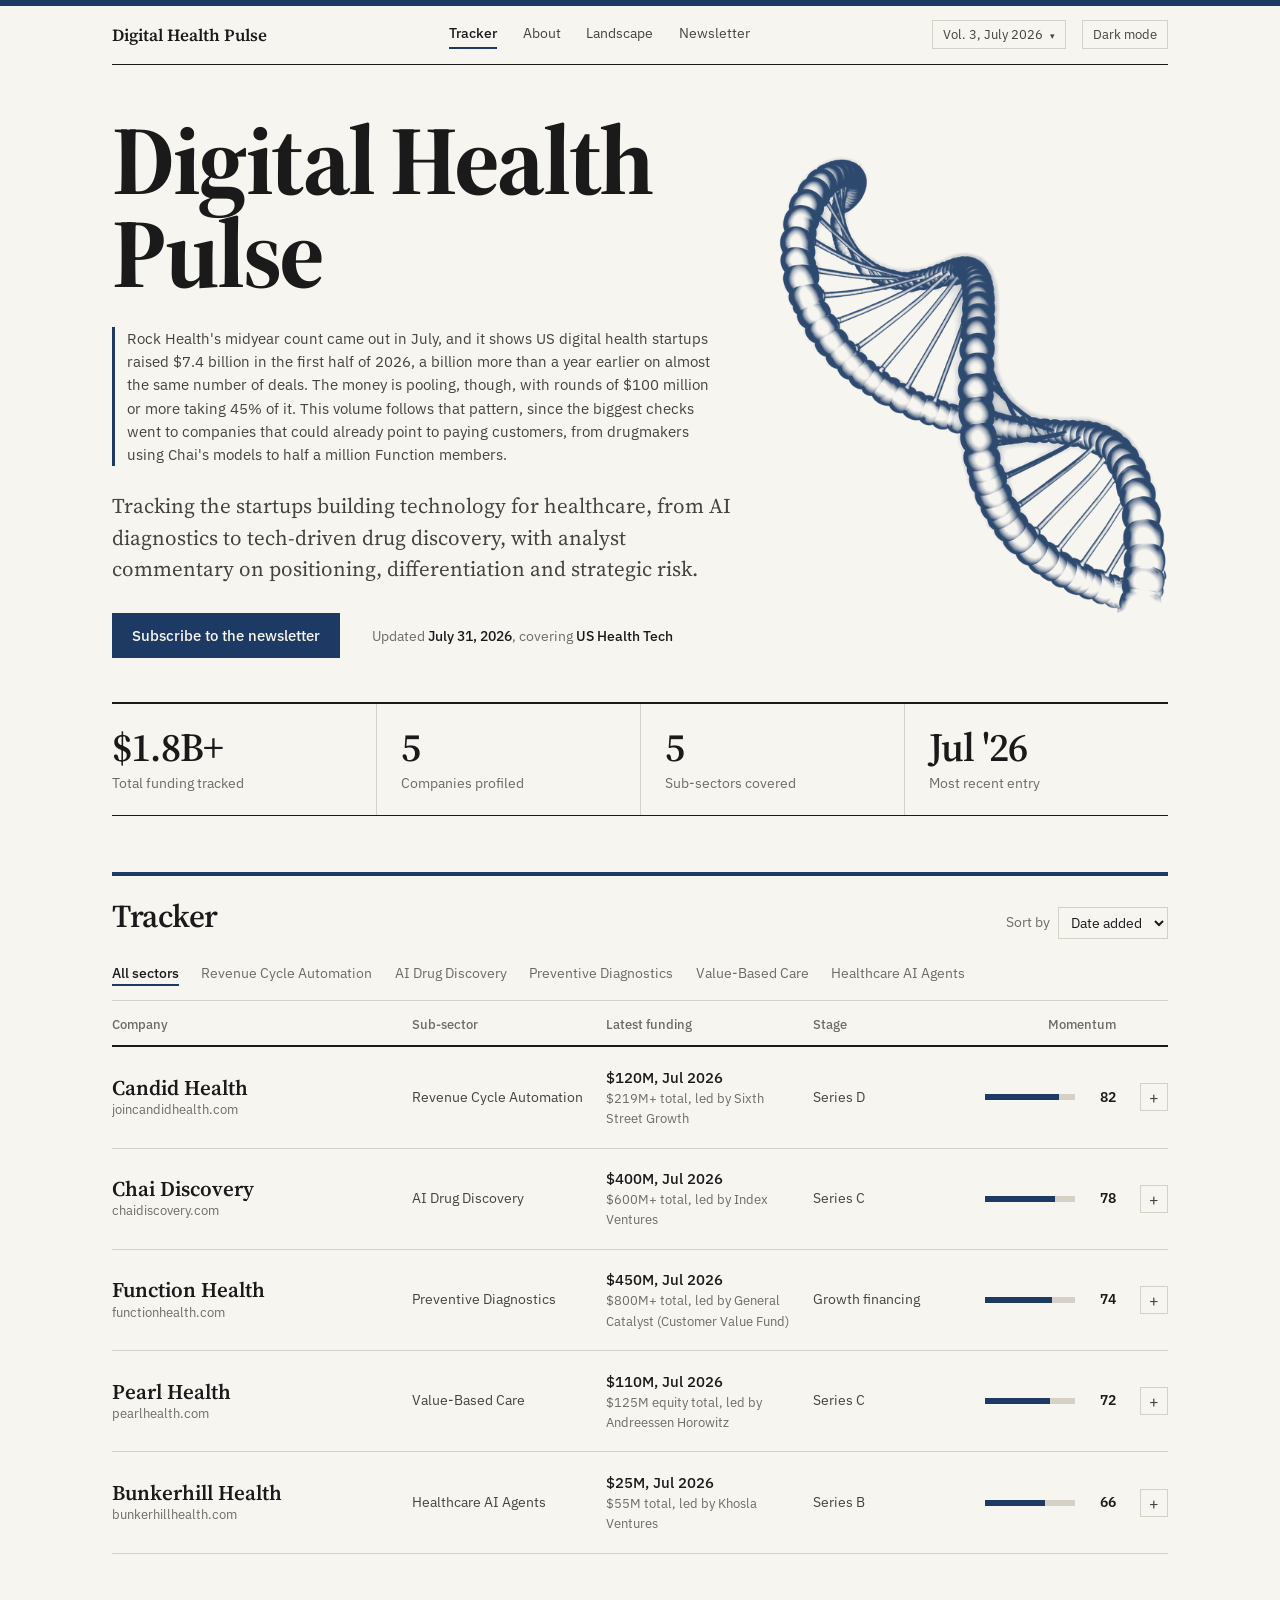
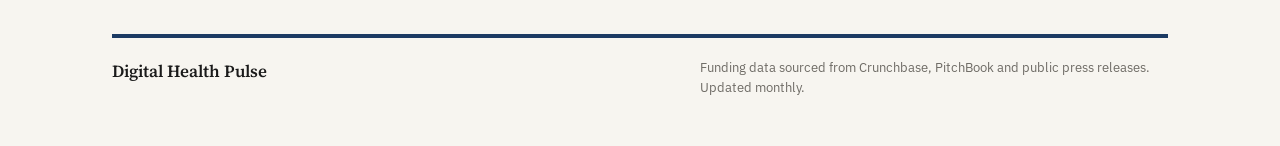
<file: index.html>
<!DOCTYPE html>
<html lang="en">
<head>
<meta charset="UTF-8">
<meta name="viewport" content="width=device-width, initial-scale=1.0">
<title>Digital Health Pulse</title>
<link rel="preconnect" href="https://fonts.googleapis.com">
<link rel="preconnect" href="https://fonts.gstatic.com" crossorigin>
<link href="https://fonts.googleapis.com/css2?family=IBM+Plex+Sans:ital,wght@0,400;0,500;0,600;1,400&family=Source+Serif+4:ital,opsz,wght@0,8..60,400;0,8..60,600;0,8..60,700;1,8..60,400&display=swap" rel="stylesheet">
<link rel="stylesheet" href="theme.css">
<script src="theme.js"></script>
<style>
  /* Volume picker */
  .vol-wrap { position: relative; }
  .vol-caret { font-size: 9px; margin-left: 4px; }
  .vol-menu { display: none; position: absolute; right: 0; top: calc(100% + 6px); background: var(--paper); border: 1px solid var(--ink); border-top: 3px solid var(--navy); min-width: 220px; z-index: 20; }
  .vol-menu.open { display: block; }
  .vol-item { display: flex; justify-content: space-between; width: 100%; background: none; border: none; border-bottom: 1px solid var(--rule); color: var(--ink); font-family: var(--sans); font-size: 13px; padding: 10px 12px; cursor: pointer; text-align: left; }
  .vol-item:last-child { border-bottom: none; }
  .vol-item:hover { background: var(--paper-2); }
  .vol-item.active { color: var(--navy); font-weight: 600; }
  .vol-item-sub { color: var(--ink-3); font-weight: 400; }

  /* Nameplate hero with the helix */
  .hero { display: grid; grid-template-columns: minmax(0, 1fr) 390px; gap: 2rem; align-items: center; padding: 3rem 0 2.75rem; }
  .nameplate { font-family: var(--serif); font-weight: 700; font-size: clamp(52px, 7.8vw, 98px); line-height: 0.95; letter-spacing: -0.025em; margin-bottom: 1.75rem; }
  .hero-desc { font-family: var(--serif); font-size: 21px; line-height: 1.5; color: var(--ink-2); max-width: 32em; margin-bottom: 1.75rem; }
  .vol-note { font-size: 15px; color: var(--ink-2); border-left: 3px solid var(--navy); padding-left: 12px; margin-bottom: 1.5rem; display: none; max-width: 40em; }
  .vol-note.show { display: block; }
  .hero-actions { display: flex; align-items: baseline; gap: 2rem; flex-wrap: wrap; }
  .hero-meta { font-size: 14px; color: var(--ink-3); }
  .hero-meta strong { color: var(--ink); font-weight: 500; }
  .helix { width: 100%; aspect-ratio: 526 / 618; background: var(--navy); -webkit-mask: url(helix.png) center / contain no-repeat; mask: url(helix.png) center / contain no-repeat; opacity: 0.92; }

  /* Tracker table */
  .section-head { display: flex; justify-content: space-between; align-items: baseline; gap: 1.5rem; flex-wrap: wrap; }
  .sort-wrap { display: flex; align-items: center; gap: 8px; font-size: 14px; color: var(--ink-3); }
  select { font-family: var(--sans); font-size: 14px; color: var(--ink); background: var(--paper); border: 1px solid var(--rule); padding: 5px 8px; cursor: pointer; }
  .filters { display: flex; gap: 1.4rem; flex-wrap: wrap; padding-bottom: 0.9rem; border-bottom: 1px solid var(--rule); }
  .filter-btn { font-family: var(--sans); font-size: 14px; color: var(--ink-3); background: none; border: none; border-bottom: 2px solid transparent; padding: 2px 0; cursor: pointer; }
  .filter-btn:hover { color: var(--ink); }
  .filter-btn.active { color: var(--ink); border-bottom-color: var(--navy); font-weight: 500; }
  .cols { display: grid; grid-template-columns: 2.1fr 1.3fr 1.4fr 1fr 150px 32px; gap: 1.25rem; align-items: center; }
  .table-header { padding: 0.9rem 0 0.6rem; border-bottom: 2px solid var(--ink); font-size: 13px; font-weight: 500; color: var(--ink-3); }
  .table-header .r { text-align: right; }
  .row { border-bottom: 1px solid var(--rule); }
  .row-head { padding: 1.15rem 0; cursor: pointer; }
  .row-head:hover .company-name { color: var(--navy); }
  .company-name { font-family: var(--serif); font-weight: 600; font-size: 21px; line-height: 1.2; }
  .company-url { font-size: 13px; color: var(--ink-3); }
  .sector, .stage { font-size: 14px; color: var(--ink-2); }
  .funding-amount { font-size: 15px; font-weight: 500; }
  .funding-sub { font-size: 13px; color: var(--ink-3); }
  .momentum { display: flex; align-items: center; gap: 10px; justify-content: flex-end; }
  .bar { flex: 1; max-width: 90px; height: 6px; background: var(--rule); }
  .bar span { display: block; height: 100%; background: var(--navy); }
  .score { font-size: 14px; font-weight: 600; min-width: 2.2em; text-align: right; }
  .toggle-btn { width: 28px; height: 28px; border: 1px solid var(--rule); background: none; color: var(--ink-2); font-family: var(--sans); font-size: 16px; line-height: 1; cursor: pointer; justify-self: end; }
  .row-head:hover .toggle-btn { border-color: var(--ink); color: var(--ink); }
  .toggle-btn.open, .row-head:hover .toggle-btn.open { background: var(--navy); border-color: var(--navy); color: var(--paper); }
  .row-body { display: none; padding: 0.5rem 0 2rem; }
  .row-body.open { display: grid; grid-template-columns: minmax(0, 1fr) 260px; gap: 3rem; }
  .take-text { font-family: var(--serif); font-size: 17px; line-height: 1.7; color: var(--ink-2); max-width: 38em; }
  .take-vol { font-size: 13px; color: var(--ink-3); margin-top: 1rem; }
  .row-body .facts { border-top: 2px solid var(--ink); }

  /* First visit: the helix rises diagonally up and to the left, coiling upward from its base,
     growing and fading in while the rules draw */
  @media (prefers-reduced-motion: no-preference) {
    .js-intro .helix { transform-origin: 70% 100%; animation: riseCoil 3s cubic-bezier(.22,.7,.2,1) 0.2s both; }
    @keyframes riseCoil {
      0%   { opacity: 0;    transform: translate(22%, 26%) scale(0.5);  clip-path: inset(100% 0 0 0); }
      30%  { opacity: 0.5; }
      70%  { clip-path: inset(0 0 0 0); }
      100% { opacity: 0.92; transform: translate(0, 0) scale(1);       clip-path: inset(0 0 0 0); }
    }
  }

  @media (max-width: 960px) {
    .hero { grid-template-columns: 1fr 260px; }
  }
  @media (max-width: 860px) {
    .hero { grid-template-columns: 1fr 200px; gap: 1.5rem; }
    .hero-desc { font-size: 18px; }
    .cols { grid-template-columns: 1fr auto 32px; }
    .hide-sm { display: none; }
    .table-header { display: none; }
    .row-body.open { grid-template-columns: 1fr; gap: 1.5rem; }
  }
  @media (max-width: 600px) {
    .hero { grid-template-columns: 1fr; padding-top: 1.5rem; }
    .helix { order: -1; width: 62%; justify-self: center; margin-bottom: -0.5rem; }
    .momentum .bar { display: none; }
  }
</style>
</head>
<body>
<header>
  <div class="rule top" style="--d:0s"></div>
  <div class="wrap">
    <div class="topbar">
      <a href="index.html" class="topbar-name">Digital Health Pulse</a>
      <nav class="nav" aria-label="Main">
        <a href="index.html" class="active">Tracker</a>
        <a href="about.html">About</a>
        <a href="landscape.html">Landscape</a>
        <a href="newsletter.html">Newsletter</a>
      </nav>
      <div class="tools">
        <div class="vol-wrap">
          <button class="tool-btn" id="vol-badge" onclick="toggleVolMenu(event)" aria-haspopup="true">Vol. 1, April 2026 <span class="vol-caret">&#9662;</span></button>
          <div class="vol-menu" id="vol-menu"></div>
        </div>
        <button class="tool-btn" id="theme-btn" onclick="toggleTheme()">Dark mode</button>
      </div>
    </div>
    <div class="rule" style="--d:0.2s"></div>
  </div>
</header>

<main class="wrap">
  <section class="hero">
    <div class="settle" style="--d:0.55s">
      <h1 class="nameplate">Digital Health Pulse</h1>
      <p class="vol-note" id="vol-note"></p>
      <p class="hero-desc">Tracking the startups building technology for healthcare, from AI diagnostics to tech-driven drug discovery, with analyst commentary on positioning, differentiation and strategic risk.</p>
      <div class="hero-actions">
        <a href="newsletter.html" class="btn">Subscribe to the newsletter</a>
        <p class="hero-meta">Updated <strong id="hero-updated">April 12, 2026</strong>, covering <strong id="hero-coverage">US Health Tech</strong></p>
      </div>
    </div>
    <div class="helix" role="img" aria-label="DNA helix"></div>
  </section>

  <div class="rule mid" style="--d:0.75s"></div>
  <div class="stats settle" style="--d:1s">
    <div class="stat"><div class="stat-num" id="stat-funding">$1.9B+</div><div class="stat-lbl">Total funding tracked</div></div>
    <div class="stat"><div class="stat-num" id="stat-count">5</div><div class="stat-lbl">Companies profiled</div></div>
    <div class="stat"><div class="stat-num" id="stat-sectors">5</div><div class="stat-lbl">Sub-sectors covered</div></div>
    <div class="stat"><div class="stat-num" id="stat-recent">Apr '26</div><div class="stat-lbl">Most recent entry</div></div>
  </div>
  <div class="rule" style="--d:0.9s"></div>

  <section class="section">
    <div class="rule navy" style="--d:1.05s"></div>
    <div class="settle" style="--d:1.2s">
    <div class="section-head">
      <h2 class="section-title">Tracker</h2>
      <label class="sort-wrap">Sort by
        <select onchange="sortBy(this.value)">
          <option value="default">Date added</option>
          <option value="score">Momentum</option>
          <option value="name">Name</option>
        </select>
      </label>
    </div>
    <div class="filters">
      <button class="filter-btn active" onclick="filterBy('all',this)">All sectors</button>
    </div>
    <div class="table-header cols">
      <span>Company</span>
      <span>Sub-sector</span>
      <span>Latest funding</span>
      <span>Stage</span>
      <span class="r">Momentum</span>
      <span></span>
    </div>
    <div id="cards-container"></div>
    </div>
  </section>

  <footer class="site-foot">
    <div class="rule navy"></div>
    <div class="foot-inner">
      <div class="footer-name">Digital Health Pulse</div>
      <p class="footer-note">Funding data sourced from Crunchbase, PitchBook and public press releases. Updated monthly.</p>
    </div>
  </footer>
</main>

<script>
// Company data lives in companies.json, so updates only touch that file.
let allCompanies = [], companies = [], filtered = [], volumes = [], currentVol = null;
function parseMoney(s){ const m=String(s).match(/([\d.]+)\s*([MB])/i); if(!m) return 0; return parseFloat(m[1])*(m[2].toUpperCase()==='B'?1000:1); }
function fmtMoney(mil){ return mil>=1000 ? '$'+(mil/1000).toFixed(1)+'B' : '$'+Math.round(mil)+'M'; }
function normScore(s){ return s>5 ? s : s*20; }
function scoreLabel(s){ return s>5 ? s+' / 100' : s+' / 5'; }
function shortScore(s){ return s>5 ? String(s) : s+'/5'; }
function volText(n){ const v=volumes.find(x=>x.number===n); return v?`Vol. ${v.number}, ${v.label}`:''; }
function renderCards(data){
  const container = document.getElementById('cards-container');
  container.innerHTML = '';
  data.forEach((c,i)=>{
    const row = document.createElement('div'); row.className='row';
    row.innerHTML=`
      <div class="row-head cols" onclick="toggleCard(${i})">
        <div><div class="company-name">${c.name}</div><div class="company-url">${c.url}</div></div>
        <div class="sector hide-sm">${c.sector}</div>
        <div class="hide-sm"><div class="funding-amount">${c.funding}, ${c.fundingDate}</div><div class="funding-sub">${c.totalRaised} total, led by ${c.leadInvestor}</div></div>
        <div class="stage hide-sm">${c.stage}</div>
        <div class="momentum"><div class="bar"><span style="width:${normScore(c.score)}%"></span></div><span class="score">${shortScore(c.score)}</span></div>
        <button class="toggle-btn" id="btn-${i}" aria-expanded="false" aria-label="Show analyst take for ${c.name}">+</button>
      </div>
      <div class="row-body" id="body-${i}">
        <div>
          <h3 class="sub-title">Analyst take</h3>
          <p class="take-text">${c.take}</p>
          <p class="take-vol">${volText(c.volume)}</p>
        </div>
        <dl class="facts">
          <div class="fact"><dt>Sub-sector</dt><dd>${c.sector}</dd></div>
          <div class="fact"><dt>Stage</dt><dd>${c.stage}</dd></div>
          <div class="fact"><dt>Latest round</dt><dd>${c.funding}, ${c.fundingDate}</dd></div>
          <div class="fact"><dt>Total raised</dt><dd>${c.totalRaised}</dd></div>
          <div class="fact"><dt>Lead investor</dt><dd>${c.leadInvestor}</dd></div>
          <div class="fact"><dt>Business model</dt><dd>${c.model}</dd></div>
          <div class="fact"><dt>Momentum score</dt><dd>${scoreLabel(c.score)}</dd></div>
        </dl>
      </div>`;
    container.appendChild(row);
  });
  document.getElementById('stat-count').textContent = companies.length;
}
function toggleCard(i){
  const body=document.getElementById(`body-${i}`), btn=document.getElementById(`btn-${i}`);
  const open=body.classList.toggle('open');
  btn.classList.toggle('open',open); btn.textContent=open?'×':'+'; btn.setAttribute('aria-expanded',open);
}
function filterBy(sector,el){
  document.querySelectorAll('.filter-btn').forEach(b=>b.classList.remove('active'));
  el.classList.add('active');
  filtered=sector==='all'?[...companies]:companies.filter(c=>c.sector===sector);
  document.querySelector('.sort-wrap select').value='default';
  renderCards(filtered);
}
function sortBy(val){
  const copy=[...filtered];
  if(val==='score') copy.sort((a,b)=>normScore(b.score)-normScore(a.score));
  else if(val==='name') copy.sort((a,b)=>a.name.localeCompare(b.name));
  renderCards(copy);
}
function buildFilters(){
  const wrap=document.querySelector('.filters');
  wrap.querySelectorAll('.filter-btn').forEach((b,i)=>{ if(i>0) b.remove(); else b.classList.add('active'); });
  [...new Set(companies.map(c=>c.sector))].forEach(s=>{
    const b=document.createElement('button'); b.className='filter-btn'; b.textContent=s;
    b.onclick=()=>filterBy(s,b); wrap.appendChild(b);
  });
}
function updateStats(){
  const recent=companies.map(c=>c.added).filter(Boolean).map(d=>new Date(d)).sort((a,b)=>b-a)[0];
  if(recent) document.getElementById('stat-recent').textContent=recent.toLocaleDateString('en-US',{month:'short'})+" '"+String(recent.getFullYear()).slice(2);
  document.getElementById('stat-funding').textContent=fmtMoney(companies.reduce((t,c)=>t+parseMoney(c.totalRaised),0))+'+';
  document.getElementById('stat-sectors').textContent=new Set(companies.map(c=>c.sector)).size;
}
function volLabel(v){ return v ? `Vol. ${v.number}, ${v.label}` : 'All volumes'; }
function buildVolMenu(){
  const menu=document.getElementById('vol-menu'); menu.innerHTML='';
  [...volumes].reverse().concat([null]).forEach(v=>{
    const n=v?v.number:'all';
    const count=v?allCompanies.filter(c=>c.volume===v.number).length:allCompanies.length;
    const b=document.createElement('button');
    b.className='vol-item'+((currentVol===n)?' active':'');
    b.innerHTML=`<span>${volLabel(v)}</span><span class="vol-item-sub">${count} ${count===1?'company':'companies'}</span>`;
    b.onclick=()=>{ setVolume(n); menu.classList.remove('open'); };
    menu.appendChild(b);
  });
}
function toggleVolMenu(e){ e.stopPropagation(); document.getElementById('vol-menu').classList.toggle('open'); }
document.addEventListener('click',()=>{ const m=document.getElementById('vol-menu'); if(m) m.classList.remove('open'); });
function setVolume(n){
  currentVol=n;
  const v=volumes.find(x=>x.number===n);
  companies = n==='all' ? [...allCompanies] : allCompanies.filter(c=>c.volume===n);
  filtered=[...companies];
  document.getElementById('vol-badge').innerHTML=`${volLabel(v)} <span class="vol-caret">&#9662;</span>`;
  const note=document.getElementById('vol-note');
  const upd=(v&&v.updated)||(n==='all'&&volumes.length?volumes[volumes.length-1].updated:null);
  if(upd) document.getElementById('hero-updated').textContent=upd;
  if(v && v.note){ note.textContent=v.note; note.classList.add('show'); } else { note.textContent=''; note.classList.remove('show'); }
  try{ history.replaceState(null,'',n==='all'?'?vol=all':`?vol=${n}`); }catch(e){}
  document.querySelector('.sort-wrap select').value='default';
  buildFilters(); buildVolMenu(); updateStats(); renderCards(companies);
}
fetch('companies.json').then(r=>r.json()).then(data=>{
  allCompanies=data.companies.map(c=>({...c,volume:c.volume||1}));
  const m=data.meta||{};
  volumes=(m.volumes&&m.volumes.length)?m.volumes:[{number:1,label:'April 2026'}];
  if(m.lastUpdated) document.getElementById('hero-updated').textContent=m.lastUpdated;
  if(m.coverage) document.getElementById('hero-coverage').textContent=m.coverage;
  const q=new URLSearchParams(location.search).get('vol');
  const latest=volumes[volumes.length-1].number;
  setVolume(q==='all' ? 'all' : (volumes.some(v=>String(v.number)===q) ? Number(q) : latest));
});

</script>
</body>
</html>
</file>
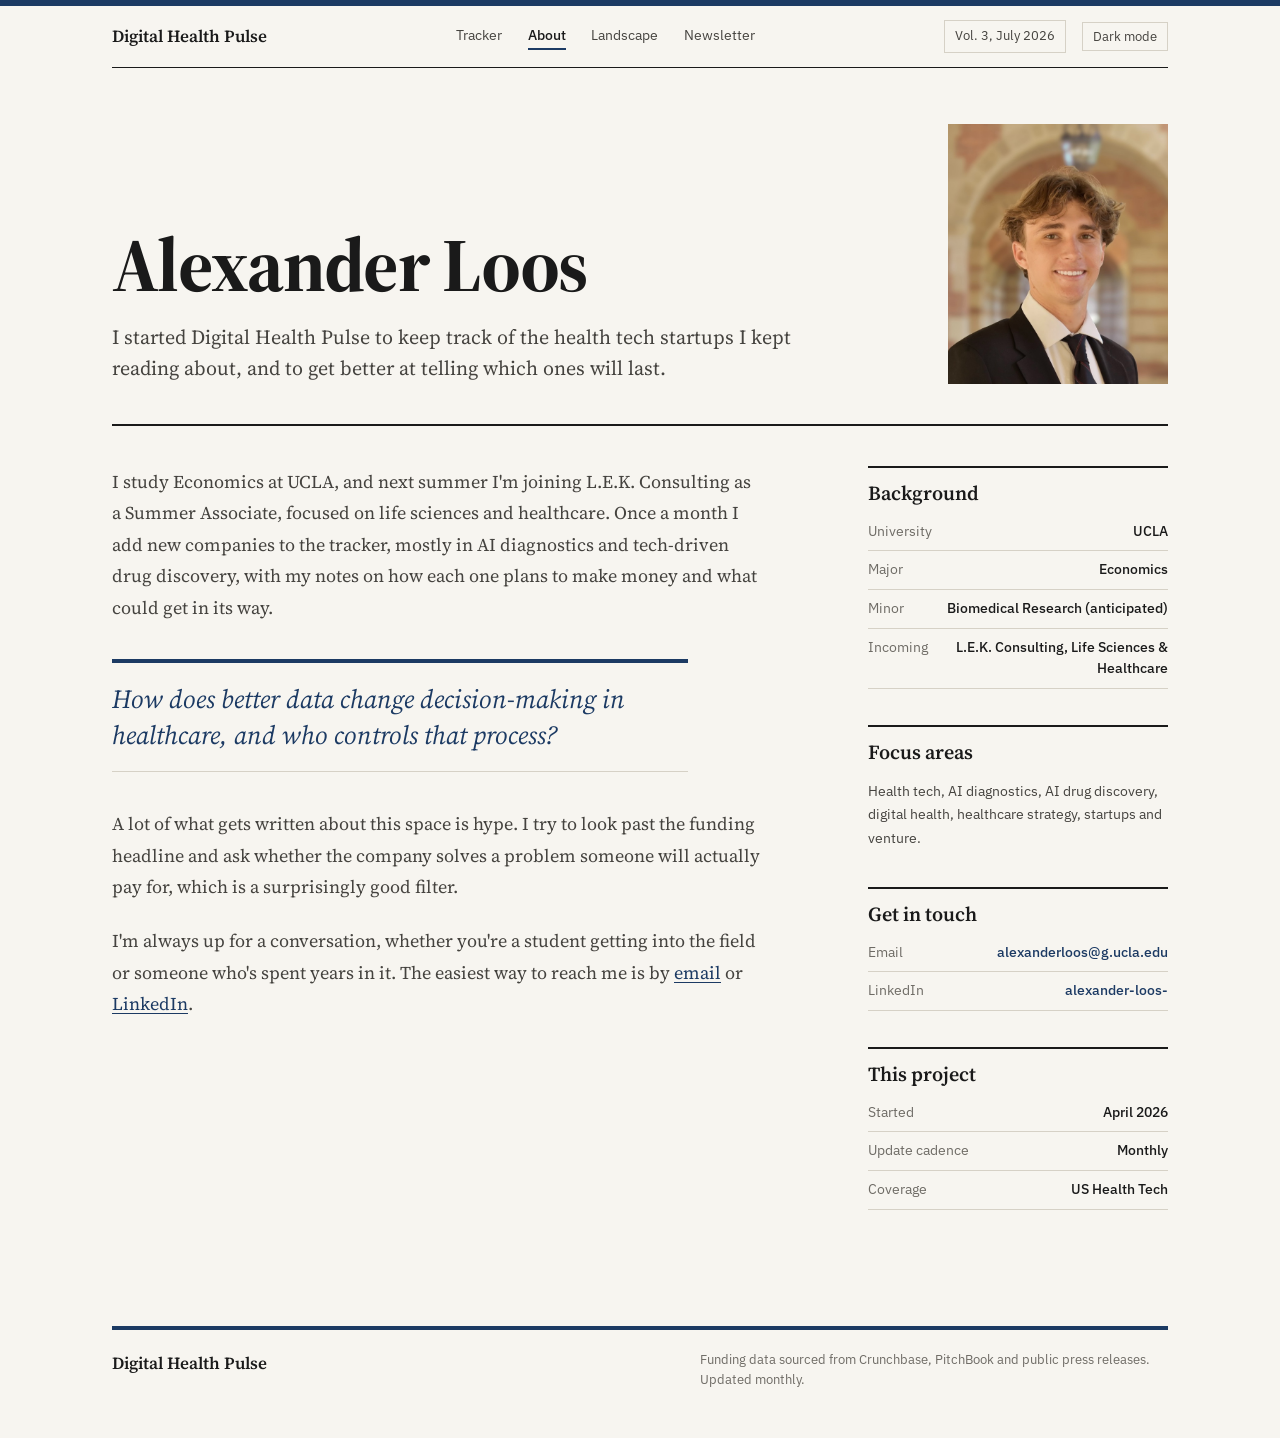
<file: about.html>
<!DOCTYPE html>
<html lang="en">
<head>
<meta charset="UTF-8">
<meta name="viewport" content="width=device-width, initial-scale=1.0">
<title>About | Digital Health Pulse</title>
<link rel="preconnect" href="https://fonts.googleapis.com">
<link rel="preconnect" href="https://fonts.gstatic.com" crossorigin>
<link href="https://fonts.googleapis.com/css2?family=IBM+Plex+Sans:ital,wght@0,400;0,500;0,600;1,400&family=Source+Serif+4:ital,opsz,wght@0,8..60,400;0,8..60,600;0,8..60,700;1,8..60,400&display=swap" rel="stylesheet">
<link rel="stylesheet" href="theme.css">
<script src="theme.js"></script>
<style>
  .about-head { display: grid; grid-template-columns: minmax(0, 1fr) 220px; gap: 3rem; align-items: end; }
  .portrait { width: 220px; height: 260px; object-fit: cover; display: block; filter: grayscale(0.15); }
  .content { display: grid; grid-template-columns: minmax(0, 1fr) 300px; gap: 5rem; align-items: start; margin-top: 2.5rem; }
  .body-text p { font-family: var(--serif); font-size: 18px; line-height: 1.75; color: var(--ink-2); margin-bottom: 1.4rem; max-width: 36em; }
  .pull { margin: 2.25rem 0; max-width: 36em; }
  .pull p { font-family: var(--serif); font-style: italic; font-size: 26px; line-height: 1.4; color: var(--navy); margin: 1.1rem 0 !important; }
  .side-block { margin-bottom: 2.25rem; }
  .side-block .sub-title { padding-top: 0.6rem; margin-bottom: 0.25rem; }
  .side-text { font-size: 14px; color: var(--ink-2); line-height: 1.7; padding-top: 0.5rem; }
  .fact a { color: var(--navy); text-decoration: none; }
  .fact a:hover { text-decoration: underline; }
  @media (max-width: 860px) {
    .content { grid-template-columns: 1fr; gap: 2.5rem; }
  }
  @media (max-width: 600px) {
    .about-head { grid-template-columns: 1fr; gap: 1.5rem; }
    .portrait { width: 160px; height: 190px; }
  }
</style>
</head>
<body>
<header>
  <div class="rule top" style="--d:0s"></div>
  <div class="wrap">
    <div class="topbar">
      <a href="index.html" class="topbar-name">Digital Health Pulse</a>
      <nav class="nav" aria-label="Main">
        <a href="index.html">Tracker</a>
        <a href="about.html" class="active">About</a>
        <a href="landscape.html">Landscape</a>
        <a href="newsletter.html">Newsletter</a>
      </nav>
      <div class="tools">
        <a href="index.html" class="tool-btn" id="vol-link">Vol. 3, July 2026</a>
        <button class="tool-btn" id="theme-btn" onclick="toggleTheme()">Dark mode</button>
      </div>
    </div>
    <div class="rule" style="--d:0.2s"></div>
  </div>
</header>

<main class="wrap">
  <section class="page-head about-head settle" style="--d:0.45s">
    <div>
      <h1 class="page-title">Alexander Loos</h1>
      <p class="page-desc">I started Digital Health Pulse to keep track of the health tech startups I kept reading about, and to get better at telling which ones will last.</p>
    </div>
    <img src="photo.jpg" alt="Alexander Loos" class="portrait">
  </section>
  <div class="rule mid" style="--d:0.6s"></div>

  <div class="content settle" style="--d:0.8s">
    <div class="body-text">
      <p>I study Economics at UCLA, and next summer I'm joining L.E.K. Consulting as a Summer Associate, focused on life sciences and healthcare. Once a month I add new companies to the tracker, mostly in AI diagnostics and tech-driven drug discovery, with my notes on how each one plans to make money and what could get in its way.</p>
      <div class="pull">
        <div class="rule navy"></div>
        <p>How does better data change decision-making in healthcare, and who controls that process?</p>
        <div class="rule thin"></div>
      </div>
      <p>A lot of what gets written about this space is hype. I try to look past the funding headline and ask whether the company solves a problem someone will actually pay for, which is a surprisingly good filter.</p>
      <p>I'm always up for a conversation, whether you're a student getting into the field or someone who's spent years in it. The easiest way to reach me is by <a href="mailto:alexanderloos@g.ucla.edu" class="text-link">email</a> or <a href="https://www.linkedin.com/in/alexander-loos-" target="_blank" rel="noopener" class="text-link">LinkedIn</a>.</p>
    </div>

    <aside>
      <div class="side-block">
        <div class="rule mid"></div>
        <h2 class="sub-title">Background</h2>
        <dl class="facts">
          <div class="fact"><dt>University</dt><dd>UCLA</dd></div>
          <div class="fact"><dt>Major</dt><dd>Economics</dd></div>
          <div class="fact"><dt>Minor</dt><dd>Biomedical Research (anticipated)</dd></div>
          <div class="fact"><dt>Incoming</dt><dd>L.E.K. Consulting, Life Sciences &amp; Healthcare</dd></div>
        </dl>
      </div>
      <div class="side-block">
        <div class="rule mid"></div>
        <h2 class="sub-title">Focus areas</h2>
        <p class="side-text">Health tech, AI diagnostics, AI drug discovery, digital health, healthcare strategy, startups and venture.</p>
      </div>
      <div class="side-block">
        <div class="rule mid"></div>
        <h2 class="sub-title">Get in touch</h2>
        <dl class="facts">
          <div class="fact"><dt>Email</dt><dd><a href="mailto:alexanderloos@g.ucla.edu">alexanderloos@g.ucla.edu</a></dd></div>
          <div class="fact"><dt>LinkedIn</dt><dd><a href="https://www.linkedin.com/in/alexander-loos-" target="_blank" rel="noopener">alexander-loos-</a></dd></div>
        </dl>
      </div>
      <div class="side-block">
        <div class="rule mid"></div>
        <h2 class="sub-title">This project</h2>
        <dl class="facts">
          <div class="fact"><dt>Started</dt><dd>April 2026</dd></div>
          <div class="fact"><dt>Update cadence</dt><dd>Monthly</dd></div>
          <div class="fact"><dt>Coverage</dt><dd>US Health Tech</dd></div>
        </dl>
      </div>
    </aside>
  </div>

  <footer class="site-foot">
    <div class="rule navy"></div>
    <div class="foot-inner">
      <div class="footer-name">Digital Health Pulse</div>
      <p class="footer-note">Funding data sourced from Crunchbase, PitchBook and public press releases. Updated monthly.</p>
    </div>
  </footer>
</main>
</body>
</html>
</file>
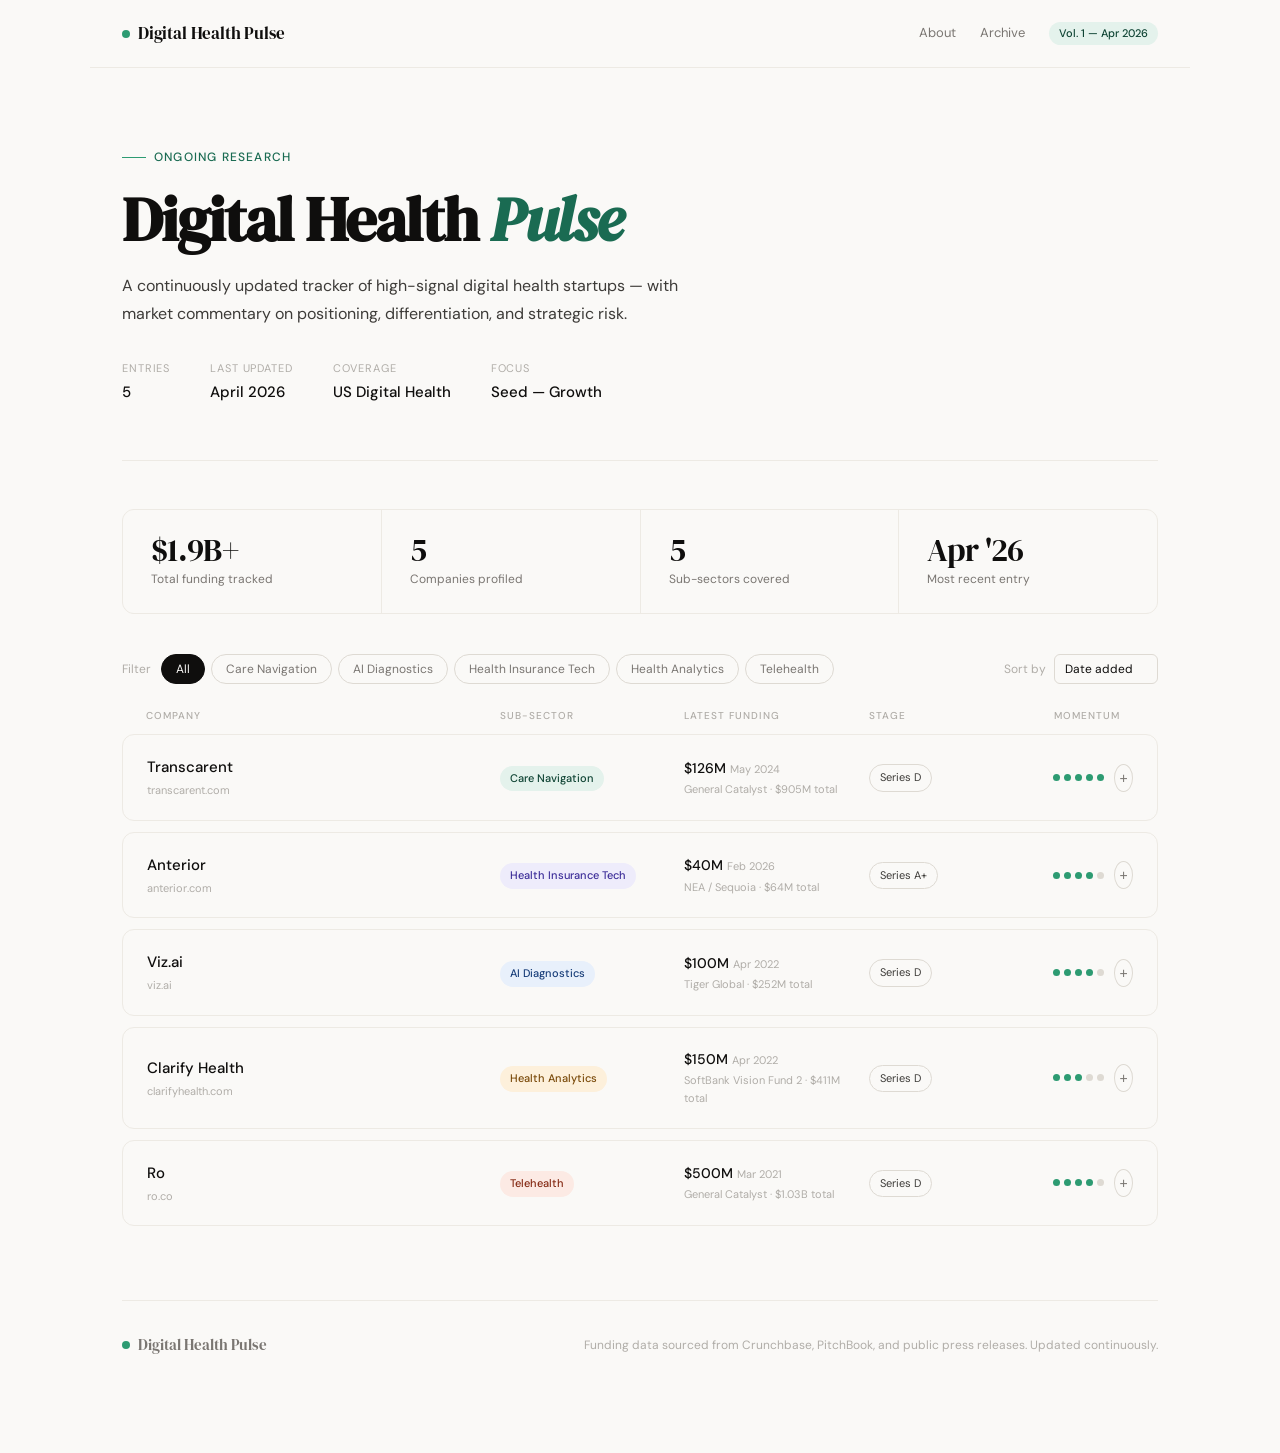
<file: digital-health-pulse.html>
<!DOCTYPE html>
<html lang="en">
<head>
<meta charset="UTF-8">
<meta name="viewport" content="width=device-width, initial-scale=1.0">
<title>Digital Health Pulse</title>
<link href="https://fonts.googleapis.com/css2?family=DM+Sans:ital,opsz,wght@0,9..40,300;0,9..40,400;0,9..40,500;1,9..40,300&family=DM+Serif+Display:ital@0;1&display=swap" rel="stylesheet">
<style>
  *, *::before, *::after { box-sizing: border-box; margin: 0; padding: 0; }

  :root {
    --ink: #0f0e0d;
    --ink-2: #3d3b38;
    --ink-3: #7a7672;
    --ink-4: #b0ada8;
    --surface: #faf9f7;
    --surface-2: #f2f0ec;
    --surface-3: #e8e5df;
    --border: #dedad3;
    --border-light: #edeae4;
    --accent: #1a6b52;
    --accent-light: #e4f2ec;
    --accent-mid: #2d9b72;
    --accent-text: #0f4434;
    --tag-blue-bg: #e8f0fb; --tag-blue-txt: #1a3f7a;
    --tag-teal-bg: #e4f2ec; --tag-teal-txt: #0f4434;
    --tag-purple-bg: #eeecfb; --tag-purple-txt: #3d2e99;
    --tag-amber-bg: #fdf0db; --tag-amber-txt: #7a4a0a;
    --tag-coral-bg: #fceae4; --tag-coral-txt: #852a14;
    --tag-gray-bg: #f0ede8; --tag-gray-txt: #4a4641;
    --r: 6px;
    --r-lg: 12px;
  }

  html { font-size: 16px; }
  body {
    font-family: 'DM Sans', sans-serif;
    background: var(--surface);
    color: var(--ink);
    line-height: 1.6;
    min-height: 100vh;
  }

  .page { max-width: 1100px; margin: 0 auto; padding: 0 2rem 6rem; }

  /* NAV */
  nav {
    display: flex; align-items: center; justify-content: space-between;
    padding: 1.25rem 2rem;
    max-width: 1100px; margin: 0 auto;
    border-bottom: 1px solid var(--border-light);
  }
  .nav-logo {
    font-family: 'DM Serif Display', serif;
    font-size: 17px; color: var(--ink);
    letter-spacing: -0.01em;
    display: flex; align-items: center; gap: 8px;
  }
  .nav-logo-dot {
    width: 8px; height: 8px; border-radius: 50%;
    background: var(--accent-mid);
    display: inline-block;
  }
  .nav-links { display: flex; gap: 1.5rem; align-items: center; }
  .nav-links a {
    font-size: 13px; color: var(--ink-3); text-decoration: none;
    transition: color 0.15s;
  }
  .nav-links a:hover { color: var(--ink); }
  .nav-badge {
    font-size: 11px; background: var(--accent-light); color: var(--accent-text);
    padding: 3px 10px; border-radius: 20px; font-weight: 500;
  }

  /* HERO */
  .hero {
    padding: 5rem 0 3.5rem;
    border-bottom: 1px solid var(--border-light);
    margin-bottom: 3rem;
  }
  .hero-eyebrow {
    display: flex; align-items: center; gap: 8px;
    font-size: 12px; letter-spacing: 0.1em; text-transform: uppercase;
    color: var(--accent); font-weight: 500; margin-bottom: 1.25rem;
  }
  .hero-eyebrow-line {
    width: 24px; height: 1px; background: var(--accent-mid);
  }
  .hero-title {
    font-family: 'DM Serif Display', serif;
    font-size: clamp(38px, 6vw, 62px);
    color: var(--ink);
    line-height: 1.05;
    letter-spacing: -0.02em;
    margin-bottom: 1.25rem;
    max-width: 700px;
  }
  .hero-title em {
    font-style: italic;
    color: var(--accent);
  }
  .hero-desc {
    font-size: 16px; color: var(--ink-2);
    max-width: 560px; line-height: 1.75;
    margin-bottom: 2rem;
  }
  .hero-meta {
    display: flex; gap: 2.5rem; flex-wrap: wrap;
  }
  .hero-meta-item {
    display: flex; flex-direction: column; gap: 2px;
  }
  .hero-meta-label { font-size: 11px; text-transform: uppercase; letter-spacing: 0.08em; color: var(--ink-4); }
  .hero-meta-val { font-size: 15px; font-weight: 500; color: var(--ink); }

  /* STATS */
  .stats-grid {
    display: grid;
    grid-template-columns: repeat(auto-fit, minmax(160px, 1fr));
    gap: 1px;
    background: var(--border-light);
    border: 1px solid var(--border-light);
    border-radius: var(--r-lg);
    overflow: hidden;
    margin-bottom: 2.5rem;
  }
  .stat-card {
    background: var(--surface);
    padding: 1.5rem 1.75rem;
  }
  .stat-num {
    font-family: 'DM Serif Display', serif;
    font-size: 32px; color: var(--ink);
    letter-spacing: -0.02em; line-height: 1;
    margin-bottom: 4px;
  }
  .stat-lbl { font-size: 12px; color: var(--ink-3); }

  /* FILTERS */
  .controls {
    display: flex; align-items: center; justify-content: space-between;
    flex-wrap: wrap; gap: 12px;
    margin-bottom: 1.5rem;
  }
  .filters { display: flex; gap: 6px; flex-wrap: wrap; align-items: center; }
  .filter-label { font-size: 12px; color: var(--ink-4); margin-right: 4px; }
  .filter-btn {
    font-size: 12px; font-family: 'DM Sans', sans-serif;
    padding: 6px 14px;
    border-radius: 20px;
    border: 1px solid var(--border);
    background: transparent;
    color: var(--ink-3);
    cursor: pointer;
    transition: all 0.15s;
  }
  .filter-btn:hover { border-color: var(--ink-3); color: var(--ink); }
  .filter-btn.active {
    background: var(--ink);
    border-color: var(--ink);
    color: var(--surface);
  }
  .sort-wrap { display: flex; align-items: center; gap: 8px; }
  .sort-label { font-size: 12px; color: var(--ink-4); }
  select {
    font-size: 12px; font-family: 'DM Sans', sans-serif;
    padding: 6px 10px; border: 1px solid var(--border);
    border-radius: var(--r); background: transparent;
    color: var(--ink); cursor: pointer;
    appearance: none; padding-right: 24px;
  }

  /* CARDS */
  .cards { display: flex; flex-direction: column; gap: 1px; }
  .card {
    background: var(--surface);
    border: 1px solid var(--border-light);
    border-radius: var(--r-lg);
    overflow: hidden;
    transition: border-color 0.15s;
    margin-bottom: 10px;
  }
  .card:hover { border-color: var(--border); }
  .card-header {
    display: grid;
    grid-template-columns: 2fr 1fr 1fr 1fr 80px;
    gap: 1rem;
    padding: 1.25rem 1.5rem;
    cursor: pointer;
    align-items: center;
  }
  .card-col-label {
    font-size: 10px; text-transform: uppercase; letter-spacing: 0.1em;
    color: var(--ink-4); font-weight: 500;
  }
  .company-block { display: flex; flex-direction: column; gap: 3px; }
  .company-name { font-size: 15px; font-weight: 500; color: var(--ink); }
  .company-url { font-size: 11px; color: var(--ink-4); }
  .tag {
    display: inline-block;
    font-size: 11px; font-weight: 500;
    padding: 4px 10px; border-radius: 20px;
  }
  .tag-teal { background: var(--tag-teal-bg); color: var(--tag-teal-txt); }
  .tag-blue { background: var(--tag-blue-bg); color: var(--tag-blue-txt); }
  .tag-purple { background: var(--tag-purple-bg); color: var(--tag-purple-txt); }
  .tag-amber { background: var(--tag-amber-bg); color: var(--tag-amber-txt); }
  .tag-coral { background: var(--tag-coral-bg); color: var(--tag-coral-txt); }
  .tag-gray { background: var(--tag-gray-bg); color: var(--tag-gray-txt); }
  .funding-block { display: flex; flex-direction: column; gap: 2px; }
  .funding-amount { font-size: 14px; font-weight: 500; color: var(--ink); }
  .funding-total { font-size: 11px; color: var(--ink-4); }
  .stage-pill {
    display: inline-block;
    font-size: 11px; padding: 4px 10px;
    border: 1px solid var(--border);
    border-radius: 20px; color: var(--ink-2);
    white-space: nowrap;
  }
  .score-dots { display: flex; gap: 4px; align-items: center; }
  .dot {
    width: 7px; height: 7px; border-radius: 50%;
  }
  .dot-on { background: var(--accent-mid); }
  .dot-off { background: var(--border); }
  .toggle-btn {
    width: 28px; height: 28px;
    border-radius: 50%;
    border: 1px solid var(--border);
    background: transparent;
    cursor: pointer;
    display: flex; align-items: center; justify-content: center;
    transition: all 0.15s;
    font-size: 14px; color: var(--ink-3);
    justify-self: end;
  }
  .toggle-btn:hover { background: var(--surface-2); color: var(--ink); }
  .toggle-btn.open { background: var(--ink); color: var(--surface); border-color: var(--ink); }

  /* EXPANDED */
  .card-body {
    display: none;
    border-top: 1px solid var(--border-light);
    padding: 1.5rem;
    background: var(--surface-2);
  }
  .card-body.open { display: block; }
  .card-body-inner {
    display: grid;
    grid-template-columns: 1fr 280px;
    gap: 2rem;
  }
  .take-label {
    font-size: 10px; text-transform: uppercase; letter-spacing: 0.1em;
    color: var(--ink-4); font-weight: 500; margin-bottom: 10px;
  }
  .take-text {
    font-size: 14px; color: var(--ink-2); line-height: 1.8;
  }
  .meta-grid { display: flex; flex-direction: column; gap: 12px; }
  .meta-row-item { display: flex; flex-direction: column; gap: 2px; }
  .meta-row-label { font-size: 10px; text-transform: uppercase; letter-spacing: 0.08em; color: var(--ink-4); }
  .meta-row-val { font-size: 13px; color: var(--ink); font-weight: 500; }
  .updated-chip {
    display: inline-flex; align-items: center; gap: 5px;
    font-size: 11px; color: var(--ink-4);
    margin-top: 12px;
  }
  .updated-dot { width: 5px; height: 5px; border-radius: 50%; background: var(--accent-mid); }

  /* TABLE HEADER */
  .table-header {
    display: grid;
    grid-template-columns: 2fr 1fr 1fr 1fr 80px;
    gap: 1rem;
    padding: 0 1.5rem 10px;
  }

  /* FOOTER */
  footer {
    margin-top: 4rem;
    padding-top: 2rem;
    border-top: 1px solid var(--border-light);
    display: flex; justify-content: space-between; align-items: center;
    flex-wrap: wrap; gap: 1rem;
  }
  .footer-left {
    font-family: 'DM Serif Display', serif;
    font-size: 15px; color: var(--ink-3);
    display: flex; align-items: center; gap: 8px;
  }
  .footer-right { font-size: 12px; color: var(--ink-4); }

  @media (max-width: 720px) {
    .card-header { grid-template-columns: 1fr auto; }
    .card-col-label { display: none; }
    .hide-sm { display: none; }
    .table-header { display: none; }
    .card-body-inner { grid-template-columns: 1fr; }
    nav { padding: 1rem; }
    .page { padding: 0 1rem 4rem; }
    .hero { padding: 3rem 0 2.5rem; }
  }
</style>
</head>
<body>

<nav>
  <div class="nav-logo">
    <span class="nav-logo-dot"></span>
    Digital Health Pulse
  </div>
  <div class="nav-links">
    <a href="#">About</a>
    <a href="#">Archive</a>
    <span class="nav-badge">Vol. 1 — Apr 2026</span>
  </div>
</nav>

<div class="page">

  <div class="hero">
    <div class="hero-eyebrow">
      <span class="hero-eyebrow-line"></span>
      Ongoing research
    </div>
    <h1 class="hero-title">Digital Health <em>Pulse</em></h1>
    <p class="hero-desc">A continuously updated tracker of high-signal digital health startups — with market commentary on positioning, differentiation, and strategic risk.</p>
    <div class="hero-meta">
      <div class="hero-meta-item">
        <span class="hero-meta-label">Entries</span>
        <span class="hero-meta-val" id="hero-count">5</span>
      </div>
      <div class="hero-meta-item">
        <span class="hero-meta-label">Last updated</span>
        <span class="hero-meta-val">April 2026</span>
      </div>
      <div class="hero-meta-item">
        <span class="hero-meta-label">Coverage</span>
        <span class="hero-meta-val">US Digital Health</span>
      </div>
      <div class="hero-meta-item">
        <span class="hero-meta-label">Focus</span>
        <span class="hero-meta-val">Seed — Growth</span>
      </div>
    </div>
  </div>

  <div class="stats-grid">
    <div class="stat-card">
      <div class="stat-num">$1.9B+</div>
      <div class="stat-lbl">Total funding tracked</div>
    </div>
    <div class="stat-card">
      <div class="stat-num" id="stat-count">5</div>
      <div class="stat-lbl">Companies profiled</div>
    </div>
    <div class="stat-card">
      <div class="stat-num">5</div>
      <div class="stat-lbl">Sub-sectors covered</div>
    </div>
    <div class="stat-card">
      <div class="stat-num">Apr '26</div>
      <div class="stat-lbl">Most recent entry</div>
    </div>
  </div>

  <div class="controls">
    <div class="filters">
      <span class="filter-label">Filter</span>
      <button class="filter-btn active" onclick="filterBy('all',this)">All</button>
      <button class="filter-btn" onclick="filterBy('Care Navigation',this)">Care Navigation</button>
      <button class="filter-btn" onclick="filterBy('AI Diagnostics',this)">AI Diagnostics</button>
      <button class="filter-btn" onclick="filterBy('Health Insurance Tech',this)">Health Insurance Tech</button>
      <button class="filter-btn" onclick="filterBy('Health Analytics',this)">Health Analytics</button>
      <button class="filter-btn" onclick="filterBy('Telehealth',this)">Telehealth</button>
    </div>
    <div class="sort-wrap">
      <span class="sort-label">Sort by</span>
      <select onchange="sortBy(this.value)">
        <option value="default">Date added</option>
        <option value="score">Momentum</option>
        <option value="name">Name</option>
      </select>
    </div>
  </div>

  <div class="table-header">
    <span class="card-col-label">Company</span>
    <span class="card-col-label">Sub-sector</span>
    <span class="card-col-label">Latest funding</span>
    <span class="card-col-label">Stage</span>
    <span class="card-col-label">Momentum</span>
  </div>

  <div class="cards" id="cards-container"></div>

  <footer>
    <div class="footer-left">
      <span class="nav-logo-dot"></span>
      Digital Health Pulse
    </div>
    <div class="footer-right">Funding data sourced from Crunchbase, PitchBook, and public press releases. Updated continuously.</div>
  </footer>

</div>

<script>
const companies = [
  {
    name: "Transcarent",
    url: "transcarent.com",
    sector: "Care Navigation",
    tagClass: "tag-teal",
    stage: "Series D",
    funding: "$126M",
    fundingDate: "May 2024",
    totalRaised: "$905M",
    leadInvestor: "General Catalyst",
    model: "B2B",
    score: 5,
    take: "Transcarent's merger with Accolade in April 2025 — a $621M deal — created one of the most integrated employer-health platforms in the market. The combined entity now serves 20M+ members across 1,700 employers and health plans. Their agentic AI \"WayFinding\" platform is a credible differentiator, deploying voice AI scheduling, symptom-checking, and longitudinal memory across clinical and benefits workflows. The key strategic test is whether they can unify two distinct tech stacks post-merger without eroding the product simplicity that drove growth. At a $2.2B valuation, the margin for execution risk is thin.",
    added: "Apr 2026"
  },
  {
    name: "Anterior",
    url: "anterior.com",
    sector: "Health Insurance Tech",
    tagClass: "tag-purple",
    stage: "Series A+",
    funding: "$40M",
    fundingDate: "Feb 2026",
    totalRaised: "$64M",
    leadInvestor: "NEA / Sequoia",
    model: "B2B",
    score: 4,
    take: "Anterior is one of the most interesting bets in payer AI right now. Their differentiation isn't the technology — it's the implementation model: clinicians embedded directly into customer workflows. The 99.24% clinical accuracy independently validated by KLAS Research is a meaningful proof point, and a reported 75% reduction in clinical review cycles at enterprise clients is the kind of ROI that wins multi-year payer contracts. The risk is scalability — an implementation-heavy model is structurally difficult to grow quickly. The central question is whether they can productize the \"Forward Deployed Clinician\" approach without losing what makes it work.",
    added: "Apr 2026"
  },
  {
    name: "Viz.ai",
    url: "viz.ai",
    sector: "AI Diagnostics",
    tagClass: "tag-blue",
    stage: "Series D",
    funding: "$100M",
    fundingDate: "Apr 2022",
    totalRaised: "$252M",
    leadInvestor: "Tiger Global",
    model: "B2B",
    score: 4,
    take: "Viz.ai built one of the most clinically validated AI diagnostics platforms in the market, starting with FDA-cleared stroke detection and expanding into aortic disease, pulmonary embolism, subdural hematoma, and oncology. Deployed across 1,700+ hospitals globally, their moat is distribution depth and clinical evidence density — not just the algorithm. The 2025 profitability announcement signals healthy unit economics. The strategic risk is that GE HealthCare and Siemens Healthineers are actively bundling AI into scanner hardware; Viz.ai must stay ahead on breadth, evidence quality, and workflow integration to avoid commoditization from below.",
    added: "Apr 2026"
  },
  {
    name: "Clarify Health",
    url: "clarifyhealth.com",
    sector: "Health Analytics",
    tagClass: "tag-amber",
    stage: "Series D",
    funding: "$150M",
    fundingDate: "Apr 2022",
    totalRaised: "$411M",
    leadInvestor: "SoftBank Vision Fund 2",
    model: "B2B",
    score: 3,
    take: "Clarify's core value proposition — 300M+ patient journeys, 18B+ AI predictions, serving payers, providers, and life sciences — is compelling on paper and validated by a $1.4B unicorn valuation. Their \"Moneyball for healthcare\" framing is a clean strategic narrative that resonates across buyer types. The concern is freshness: their last disclosed funding round was April 2022, and there has been limited public momentum since. In a sector now flooded with analytics entrants, Clarify must accelerate market-facing output to defend its positioning. Worth tracking closely for any IPO filing or M&A activity.",
    added: "Apr 2026"
  },
  {
    name: "Ro",
    url: "ro.co",
    sector: "Telehealth",
    tagClass: "tag-coral",
    stage: "Series D",
    funding: "$500M",
    fundingDate: "Mar 2021",
    totalRaised: "$1.03B",
    leadInvestor: "General Catalyst",
    model: "B2C",
    score: 4,
    take: "Ro is the clearest example of a D2C telehealth company that successfully repositioned around a macro tailwind. Their GLP-1 weight management business generated an estimated $370M in revenue in 2024, driven by partnerships with Eli Lilly for Zepbound and Novo Nordisk for Wegovy at $499/month. The strategic tension is real: as manufacturers standardize pricing and access across all telehealth channels, Ro's product moat narrows to brand, UX, and clinical depth. The long-term question is whether Ro can build sufficient B2B infrastructure — employer and payer relationships — before the D2C market matures.",
    added: "Apr 2026"
  }
];

let filtered = [...companies];

function dots(n) {
  return Array.from({length:5},(_,i)=>`<div class="dot ${i<n?'dot-on':'dot-off'}"></div>`).join('');
}

function renderCards(data) {
  const container = document.getElementById('cards-container');
  container.innerHTML = '';
  data.forEach((c, i) => {
    const card = document.createElement('div');
    card.className = 'card';
    card.innerHTML = `
      <div class="card-header" onclick="toggleCard(${i})">
        <div class="company-block">
          <span class="company-name">${c.name}</span>
          <span class="company-url">${c.url}</span>
        </div>
        <div><span class="tag ${c.tagClass}">${c.sector}</span></div>
        <div class="funding-block hide-sm">
          <span class="funding-amount">${c.funding} <span style="font-size:11px;font-weight:400;color:var(--ink-4)">${c.fundingDate}</span></span>
          <span class="funding-total">${c.leadInvestor} · ${c.totalRaised} total</span>
        </div>
        <div class="hide-sm"><span class="stage-pill">${c.stage}</span></div>
        <div style="display:flex;align-items:center;justify-content:flex-end;gap:10px;">
          <div class="score-dots hide-sm">${dots(c.score)}</div>
          <button class="toggle-btn" id="btn-${i}">+</button>
        </div>
      </div>
      <div class="card-body" id="body-${i}">
        <div class="card-body-inner">
          <div>
            <div class="take-label">Analyst take</div>
            <p class="take-text">${c.take}</p>
            <div class="updated-chip">
              <div class="updated-dot"></div>
              Last updated ${c.added}
            </div>
          </div>
          <div class="meta-grid">
            <div class="meta-row-item">
              <span class="meta-row-label">Sub-sector</span>
              <span class="meta-row-val">${c.sector}</span>
            </div>
            <div class="meta-row-item">
              <span class="meta-row-label">Stage</span>
              <span class="meta-row-val">${c.stage}</span>
            </div>
            <div class="meta-row-item">
              <span class="meta-row-label">Latest round</span>
              <span class="meta-row-val">${c.funding} — ${c.fundingDate}</span>
            </div>
            <div class="meta-row-item">
              <span class="meta-row-label">Total raised</span>
              <span class="meta-row-val">${c.totalRaised}</span>
            </div>
            <div class="meta-row-item">
              <span class="meta-row-label">Lead investor</span>
              <span class="meta-row-val">${c.leadInvestor}</span>
            </div>
            <div class="meta-row-item">
              <span class="meta-row-label">Business model</span>
              <span class="meta-row-val">${c.model}</span>
            </div>
            <div class="meta-row-item">
              <span class="meta-row-label">Momentum score</span>
              <span class="meta-row-val">${c.score} / 5</span>
            </div>
          </div>
        </div>
      </div>
    `;
    container.appendChild(card);
  });
  document.getElementById('hero-count').textContent = data.length;
  document.getElementById('stat-count').textContent = data.length;
}

function toggleCard(i) {
  const body = document.getElementById(`body-${i}`);
  const btn = document.getElementById(`btn-${i}`);
  const open = body.classList.toggle('open');
  btn.classList.toggle('open', open);
  btn.textContent = open ? '×' : '+';
}

function filterBy(sector, el) {
  document.querySelectorAll('.filter-btn').forEach(b => b.classList.remove('active'));
  el.classList.add('active');
  filtered = sector === 'all' ? [...companies] : companies.filter(c => c.sector === sector);
  renderCards(filtered);
}

function sortBy(val) {
  const copy = [...filtered];
  if (val === 'score') copy.sort((a,b) => b.score - a.score);
  else if (val === 'name') copy.sort((a,b) => a.name.localeCompare(b.name));
  renderCards(copy);
}

renderCards(companies);
</script>
</body>
</html>
</file>
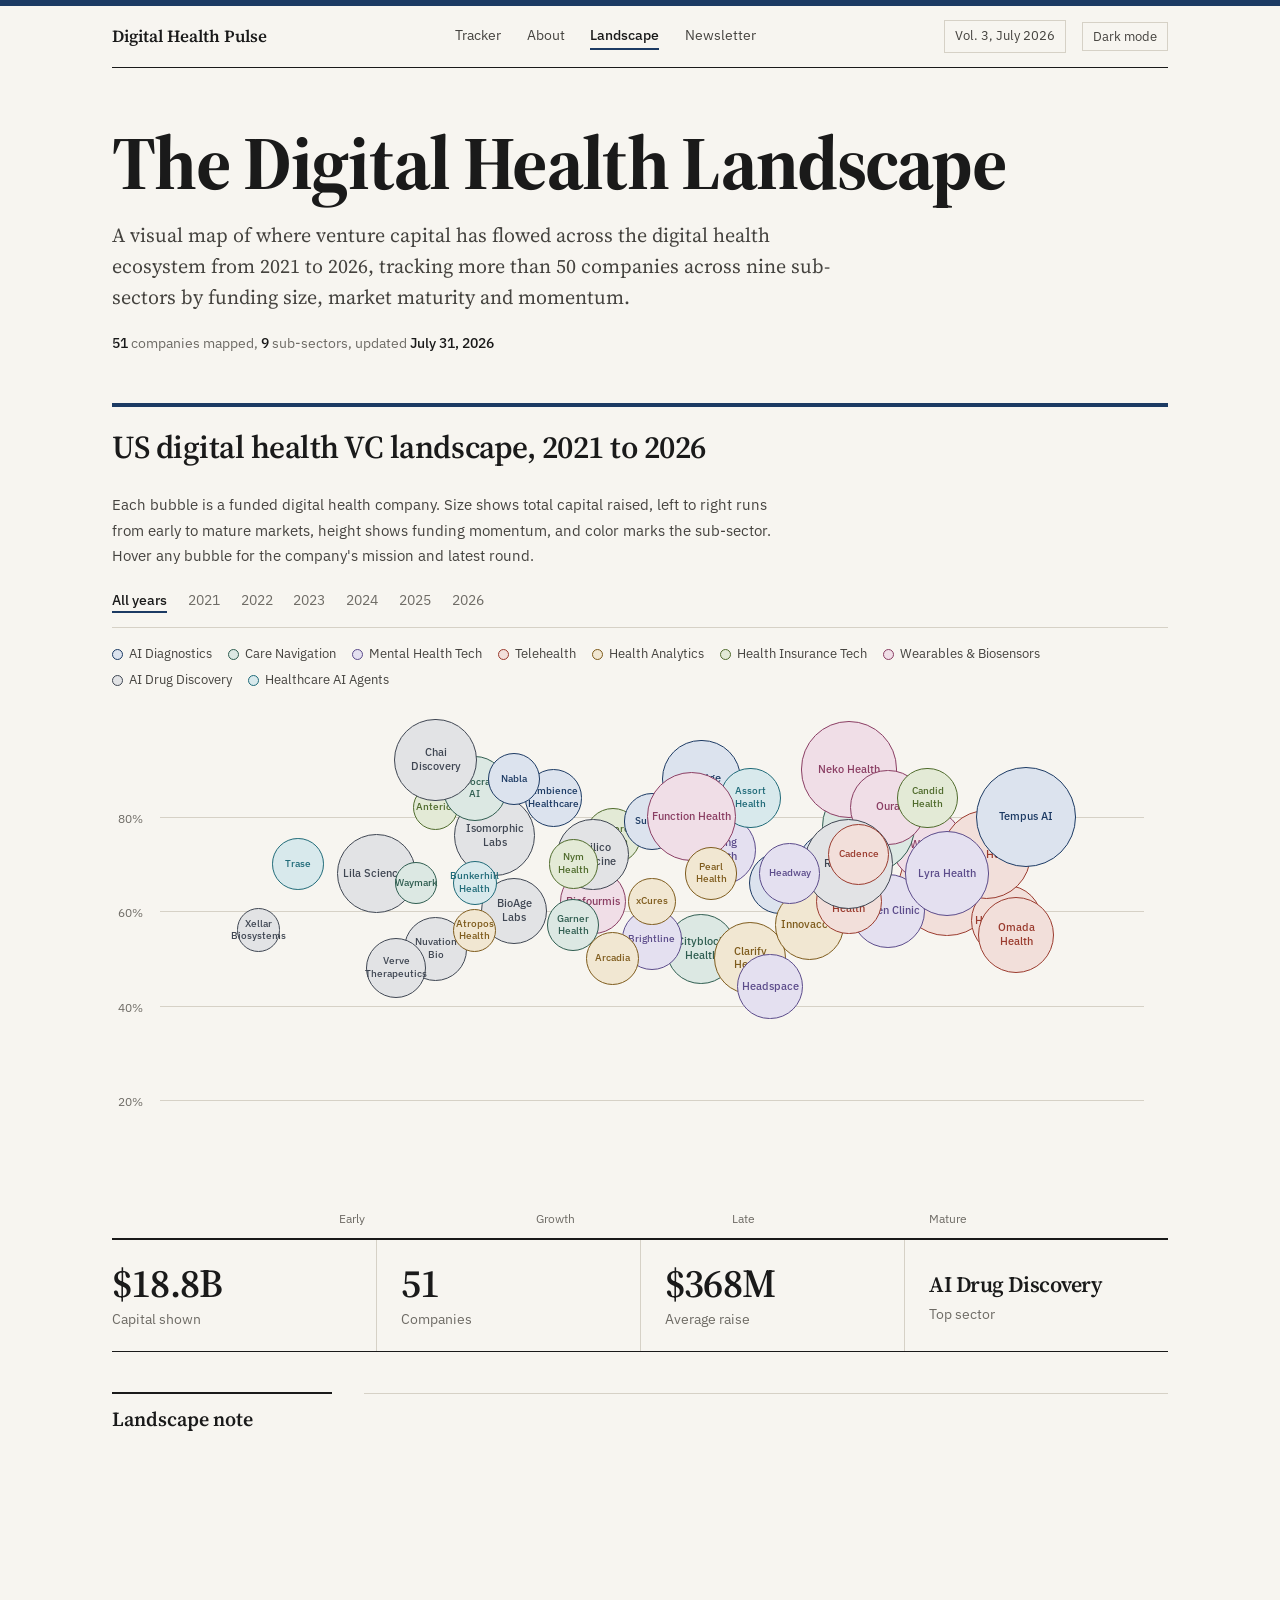
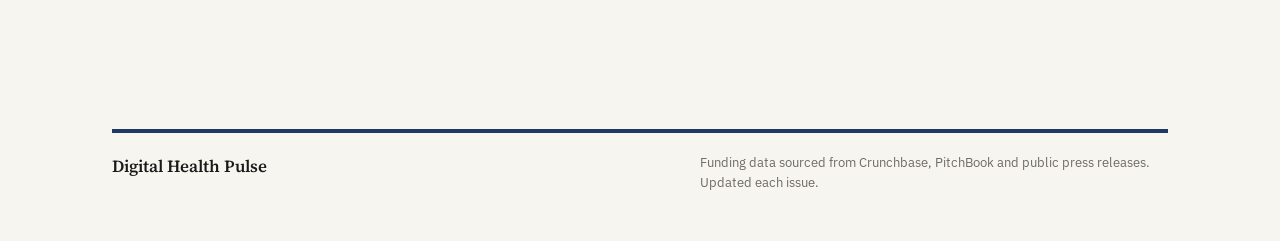
<file: landscape.html>
<!DOCTYPE html>
<html lang="en">
<head>
<meta charset="UTF-8">
<meta name="viewport" content="width=device-width, initial-scale=1.0">
<title>Landscape | Digital Health Pulse</title>
<link rel="preconnect" href="https://fonts.googleapis.com">
<link rel="preconnect" href="https://fonts.gstatic.com" crossorigin>
<link href="https://fonts.googleapis.com/css2?family=IBM+Plex+Sans:ital,wght@0,400;0,500;0,600;1,400&family=Source+Serif+4:ital,opsz,wght@0,8..60,400;0,8..60,600;0,8..60,700;1,8..60,400&display=swap" rel="stylesheet">
<link rel="stylesheet" href="theme.css">
<script src="theme.js"></script>
<style>
  .viz-desc { font-size: 15px; color: var(--ink-2); line-height: 1.7; max-width: 46em; margin-bottom: 1.25rem; }
  .controls { display: flex; justify-content: space-between; align-items: flex-end; gap: 1.5rem; flex-wrap: wrap; padding-bottom: 0.9rem; border-bottom: 1px solid var(--rule); }
  .year-btns { display: flex; gap: 1.3rem; flex-wrap: wrap; }
  .yr-btn { font-family: var(--sans); font-size: 14px; color: var(--ink-3); background: none; border: none; border-bottom: 2px solid transparent; padding: 2px 0; cursor: pointer; }
  .yr-btn:hover { color: var(--ink); }
  .yr-btn.active { color: var(--ink); border-bottom-color: var(--navy); font-weight: 500; }
  .legend { display: flex; gap: 6px 16px; flex-wrap: wrap; margin: 1rem 0 0.5rem; }
  .legend-item { display: flex; align-items: center; gap: 6px; font-size: 13px; color: var(--ink-2); }
  .legend-dot { width: 11px; height: 11px; border-radius: 50%; background: var(--t); border: 1.5px solid var(--c); flex-shrink: 0; }
  .chart-area { position: relative; width: 100%; height: 540px; overflow: hidden; }
  .grid-line { position: absolute; background: var(--rule); }
  .axis-label { font-size: 12px; color: var(--ink-3); position: absolute; font-family: var(--sans); }
  .bubble { position: absolute; border-radius: 50%; display: flex; align-items: center; justify-content: center; cursor: pointer; text-align: center; line-height: 1.25; background: var(--t); border: 1.5px solid var(--c); color: var(--c); transition: width 0.7s cubic-bezier(0.25,0.46,0.45,0.94), height 0.7s cubic-bezier(0.25,0.46,0.45,0.94), left 0.7s cubic-bezier(0.25,0.46,0.45,0.94), top 0.7s cubic-bezier(0.25,0.46,0.45,0.94), opacity 0.5s ease; }
  .bubble:hover { background: var(--c); color: var(--paper); z-index: 5; }
  .bubble-label { font-size: 11px; font-weight: 500; padding: 3px; pointer-events: none; font-family: var(--sans); }
  :root[data-theme="dark"] .bubble { background: color-mix(in srgb, var(--c) 45%, #141414); border-color: var(--t); color: var(--t); }
  :root[data-theme="dark"] .legend-dot { background: color-mix(in srgb, var(--c) 45%, #141414); border-color: var(--t); }
  .tooltip { position: absolute; pointer-events: none; background: var(--paper); border: 1px solid var(--ink); border-top: 3px solid var(--navy); padding: 12px 14px; font-size: 13px; color: var(--ink); min-width: 210px; max-width: 250px; z-index: 10; display: none; }
  .tooltip-name { font-family: var(--serif); font-size: 17px; font-weight: 600; margin-bottom: 4px; }
  .tooltip-row { display: flex; justify-content: space-between; gap: 12px; color: var(--ink-3); margin-top: 3px; }
  .tooltip-val { color: var(--ink); font-weight: 500; }
  .tooltip-note { margin-top: 8px; font-size: 12px; color: var(--ink-2); line-height: 1.55; }
  .stat-word { font-size: 22px; line-height: 1.15; padding-top: 0.6rem; }
  .note { display: grid; grid-template-columns: 220px minmax(0, 1fr); gap: 2rem; margin-top: 2.5rem; }
  .note .sub-title { padding-top: 0.6rem; }
  .insight-text { font-family: var(--serif); font-size: 18px; color: var(--ink-2); line-height: 1.7; max-width: 40em; padding-top: 0.6rem; transition: opacity 0.35s ease; }
  .insight-text strong { color: var(--ink); font-weight: 600; }
  @media (max-width: 720px) { .chart-area { height: 400px; } .note { grid-template-columns: 1fr; gap: 0.5rem; } }
</style>
</head>
<body>
<header>
  <div class="rule top" style="--d:0s"></div>
  <div class="wrap">
    <div class="topbar">
      <a href="index.html" class="topbar-name">Digital Health Pulse</a>
      <nav class="nav" aria-label="Main">
        <a href="index.html">Tracker</a>
        <a href="about.html">About</a>
        <a href="landscape.html" class="active">Landscape</a>
        <a href="newsletter.html">Newsletter</a>
      </nav>
      <div class="tools">
        <a href="index.html" class="tool-btn" id="vol-link">Vol. 3, July 2026</a>
        <button class="tool-btn" id="theme-btn" onclick="toggleTheme()">Dark mode</button>
      </div>
    </div>
    <div class="rule" style="--d:0.2s"></div>
  </div>
</header>

<main class="wrap">
  <section class="page-head settle" style="--d:0.45s">
    <h1 class="page-title">The Digital Health Landscape</h1>
    <p class="page-desc">A visual map of where venture capital has flowed across the digital health ecosystem from 2021 to 2026, tracking more than 50 companies across nine sub-sectors by funding size, market maturity and momentum.</p>
    <p class="page-meta"><strong>51</strong> companies mapped, <strong>9</strong> sub-sectors, updated <strong>July 31, 2026</strong></p>
  </section>

  <section class="section" style="margin-top:0.5rem">
    <div class="rule navy" style="--d:0.65s"></div>
    <h2 class="section-title">US digital health VC landscape, 2021 to 2026</h2>
    <p class="viz-desc">Each bubble is a funded digital health company. Size shows total capital raised, left to right runs from early to mature markets, height shows funding momentum, and color marks the sub-sector. Hover any bubble for the company's mission and latest round.</p>
    <div class="controls">
      <div class="year-btns">
        <button class="yr-btn active" onclick="setYear('all',this)">All years</button>
        <button class="yr-btn" onclick="setYear('2021',this)">2021</button>
        <button class="yr-btn" onclick="setYear('2022',this)">2022</button>
        <button class="yr-btn" onclick="setYear('2023',this)">2023</button>
        <button class="yr-btn" onclick="setYear('2024',this)">2024</button>
        <button class="yr-btn" onclick="setYear('2025',this)">2025</button>
        <button class="yr-btn" onclick="setYear('2026',this)">2026</button>
      </div>
    </div>
    <div class="legend" id="legend"></div>
    <div class="chart-area" id="chart-area"><div class="tooltip" id="tooltip"></div></div>
    <div class="rule mid"></div>
    <div class="stats" id="stats-row"></div>
    <div class="rule"></div>

    <div class="note">
      <div><div class="rule mid"></div><h3 class="sub-title">Landscape note</h3></div>
      <div><div class="rule thin" style="margin-top:1px"></div><div class="insight-text" id="insight-text"></div></div>
    </div>
  </section>

  <footer class="site-foot">
    <div class="rule navy"></div>
    <div class="foot-inner">
      <div class="footer-name">Digital Health Pulse</div>
      <p class="footer-note">Funding data sourced from Crunchbase, PitchBook and public press releases. Updated each issue.</p>
    </div>
  </footer>
</main>
<script>
// Landscape data now lives in landscape.json.
let sectors=[],companies=[],insights={};
let activeYear='all',bubbleEls={};
function sMeta(id){return sectors.find(s=>s.id===id)||{color:'#3F4652',text:'#E2E3E5',label:id};}
function bSize(f){const mn=34,mx=100,mf=18,xf=1100;return mn+Math.pow((f-mf)/(xf-mf),0.55)*(mx-mn);}
function initBubbles(){
  const area=document.getElementById('chart-area');
  area.querySelectorAll('.bubble,.grid-line,.axis-label').forEach(e=>e.remove());
  bubbleEls={};
  const tooltip=document.getElementById('tooltip');
  const W=area.offsetWidth||900,H=540,P={t:24,r:24,b:44,l:48};
  for(let i=1;i<=4;i++){const yP=i*20,yPx=P.t+((100-yP)/100)*(H-P.t-P.b);const ln=document.createElement('div');ln.className='grid-line';ln.style.cssText=`left:${P.l}px;right:${P.r}px;top:${yPx}px;height:1px;`;area.appendChild(ln);const lb=document.createElement('div');lb.className='axis-label';lb.style.cssText=`left:6px;top:${yPx-7}px;`;lb.textContent=`${yP}%`;area.appendChild(lb);}
  ['Early','Growth','Late','Mature'].forEach((s,i)=>{const xPx=P.l+((i+1)*20/100)*(W-P.l-P.r);const lb=document.createElement('div');lb.className='axis-label';lb.style.cssText=`bottom:10px;left:${xPx-18}px;`;lb.textContent=s;area.appendChild(lb);});
  companies.forEach((c,idx)=>{
    const m=sMeta(c.sector),sz=bSize(c.funding);
    const xPx=P.l+(c.x/100)*(W-P.l-P.r)-sz/2,yPx=P.t+((100-c.y)/100)*(H-P.t-P.b)-sz/2;
    const b=document.createElement('div');b.className='bubble';
    b.style.cssText=`width:${sz}px;height:${sz}px;left:${xPx}px;top:${yPx}px;--c:${m.color};--t:${m.text};opacity:1;`;
    b.innerHTML=`<span class="bubble-label" style="font-size:${sz>65?11:10}px;">${c.name}</span>`;
    b.addEventListener('mouseenter',()=>{tooltip.style.display='block';tooltip.innerHTML=`<div class="tooltip-name">${c.name}</div><div class="tooltip-row"><span>${m.label}</span></div><div class="tooltip-row"><span>Total raised</span><span class="tooltip-val">$${c.funding}M</span></div><div class="tooltip-row"><span>Stage</span><span class="tooltip-val">${c.stage}</span></div><div class="tooltip-row"><span>Year</span><span class="tooltip-val">${c.year}</span></div><div class="tooltip-note">${c.note}</div>`;});
    b.addEventListener('mousemove',(e)=>{const r=area.getBoundingClientRect();let tx=e.clientX-r.left+14,ty=e.clientY-r.top+14;if(tx+220>W)tx=tx-240;if(ty+200>H)ty=ty-210;tooltip.style.left=tx+'px';tooltip.style.top=ty+'px';});
    b.addEventListener('mouseleave',()=>{tooltip.style.display='none';});
    area.appendChild(b);bubbleEls[idx]=b;
  });
  applyFilter();
}
function applyFilter(){
  const area=document.getElementById('chart-area');
  const W=area.offsetWidth||900,H=540,P={t:24,r:24,b:44,l:48};
  companies.forEach((c,idx)=>{
    const el=bubbleEls[idx];if(!el)return;
    const vis=activeYear==='all'||c.year===activeYear;
    el.style.opacity=vis?'1':'0.05';
    const sz=vis?bSize(c.funding):18;
    const xPx=P.l+(c.x/100)*(W-P.l-P.r)-sz/2,yPx=P.t+((100-c.y)/100)*(H-P.t-P.b)-sz/2;
    el.style.width=sz+'px';el.style.height=sz+'px';el.style.left=xPx+'px';el.style.top=yPx+'px';
    const lbl=el.querySelector('.bubble-label');lbl.style.fontSize=(sz>65?11:10)+'px';lbl.style.opacity=vis?'1':'0';
  });
  const fil=activeYear==='all'?companies:companies.filter(c=>c.year===activeYear);
  const tot=fil.reduce((a,c)=>a+c.funding,0),avg=Math.round(tot/fil.length);
  const topId=Object.entries(fil.reduce((acc,c)=>{acc[c.sector]=(acc[c.sector]||0)+c.funding;return acc;},{})).sort((a,b)=>b[1]-a[1])[0][0];
  document.getElementById('stats-row').innerHTML=`<div class="stat"><div class="stat-num">$${tot>=1000?(tot/1000).toFixed(1)+'B':tot+'M'}</div><div class="stat-lbl">Capital shown</div></div><div class="stat"><div class="stat-num">${fil.length}</div><div class="stat-lbl">Companies</div></div><div class="stat"><div class="stat-num">$${avg}M</div><div class="stat-lbl">Average raise</div></div><div class="stat"><div class="stat-num stat-word">${sMeta(topId).label}</div><div class="stat-lbl">Top sector</div></div>`;
  const ins=document.getElementById('insight-text');ins.style.opacity='0';
  setTimeout(()=>{ins.innerHTML=insights[activeYear]||insights.all;ins.style.opacity='1';},300);
  document.getElementById('legend').innerHTML=sectors.map(s=>`<div class="legend-item"><div class="legend-dot" style="--c:${s.color};--t:${s.text};"></div>${s.label}</div>`).join('');
}
function setYear(y,btn){activeYear=y;document.querySelectorAll('.yr-btn').forEach(b=>b.classList.remove('active'));btn.classList.add('active');applyFilter();}
fetch("landscape.json").then(r=>r.json()).then(d=>{sectors=d.sectors;companies=d.companies;insights=d.insights;initBubbles();});
window.addEventListener('resize',initBubbles);
</script>
</body>
</html>
</file>
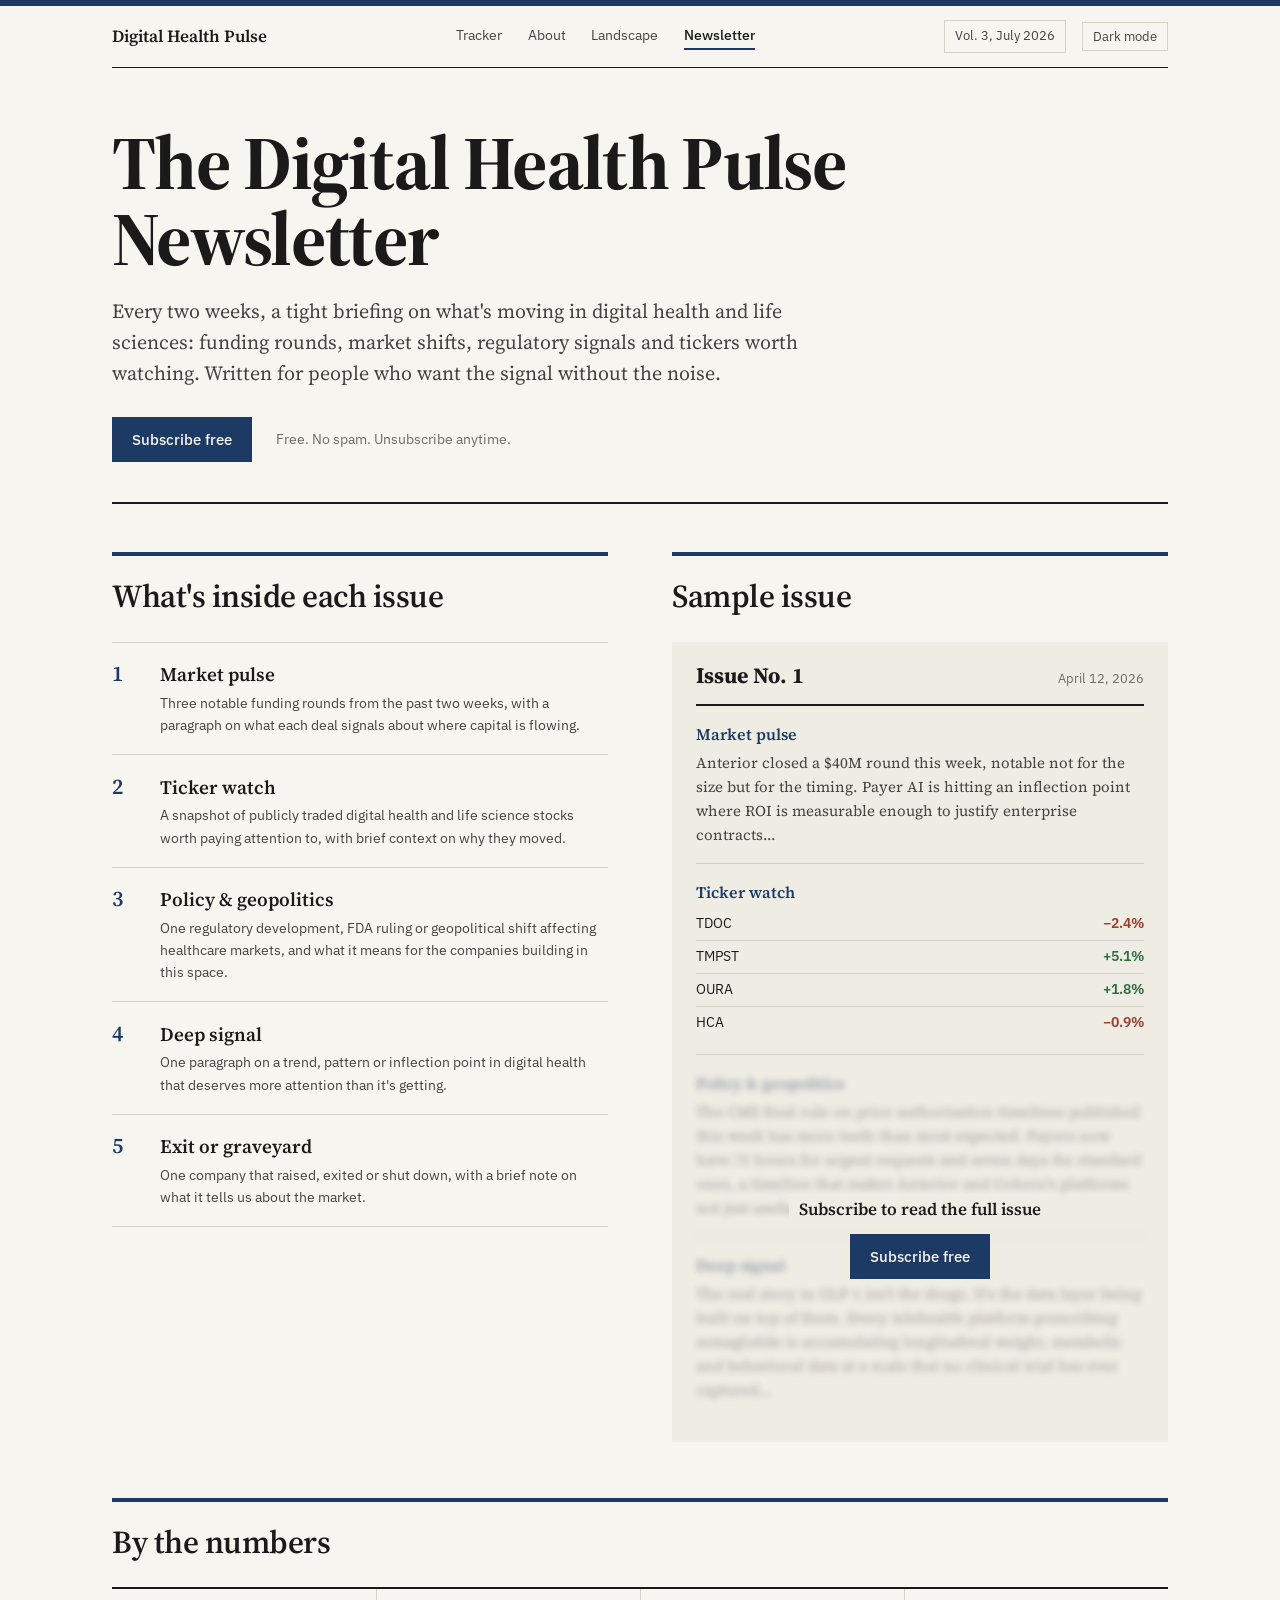
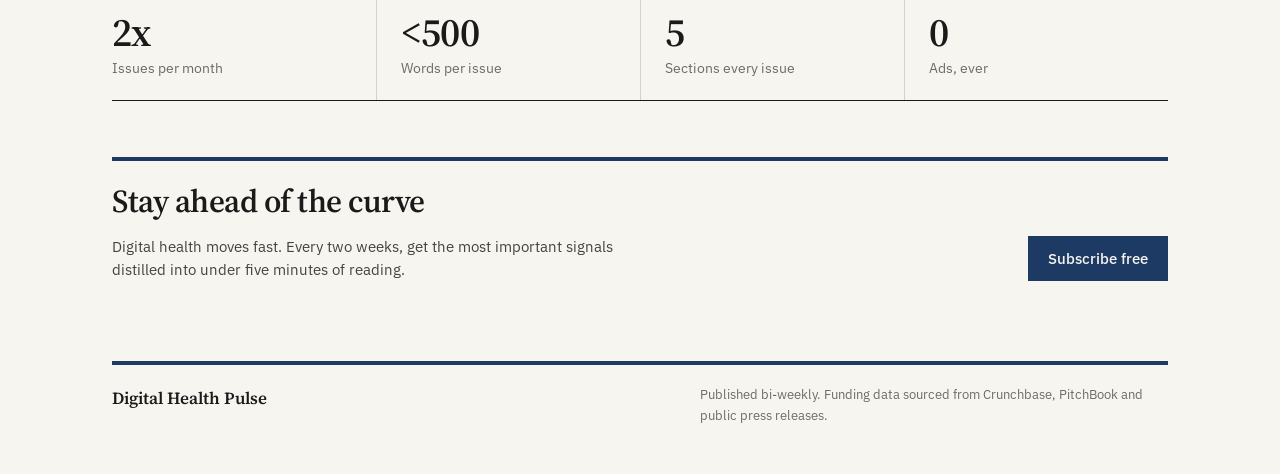
<file: newsletter.html>
<!DOCTYPE html>
<html lang="en">
<head>
<meta charset="UTF-8">
<meta name="viewport" content="width=device-width, initial-scale=1.0">
<title>Newsletter | Digital Health Pulse</title>
<link rel="preconnect" href="https://fonts.googleapis.com">
<link rel="preconnect" href="https://fonts.gstatic.com" crossorigin>
<link href="https://fonts.googleapis.com/css2?family=IBM+Plex+Sans:ital,wght@0,400;0,500;0,600;1,400&family=Source+Serif+4:ital,opsz,wght@0,8..60,400;0,8..60,600;0,8..60,700;1,8..60,400&display=swap" rel="stylesheet">
<link rel="stylesheet" href="theme.css">
<script src="theme.js"></script>
<style>
  .sub-actions { display: flex; align-items: center; gap: 1.5rem; flex-wrap: wrap; margin-top: 1.75rem; }
  .sub-note { font-size: 14px; color: var(--ink-3); }
  .content { display: grid; grid-template-columns: 1fr 1fr; gap: 4rem; margin-top: 3rem; }
  .what-item { display: grid; grid-template-columns: 36px minmax(0, 1fr); gap: 0.75rem; padding: 1.1rem 0; border-bottom: 1px solid var(--rule); }
  .what-num { font-family: var(--serif); font-size: 22px; font-weight: 600; color: var(--navy); line-height: 1.2; }
  .what-title { font-family: var(--serif); font-size: 19px; font-weight: 600; margin-bottom: 2px; }
  .what-desc { font-size: 14px; color: var(--ink-2); line-height: 1.6; }

  .issue { background: var(--paper-2); padding: 0 1.5rem 1.5rem; }
  .issue-head { display: flex; justify-content: space-between; align-items: baseline; padding: 1rem 0 0.75rem; }
  .issue-title { font-family: var(--serif); font-size: 22px; font-weight: 700; }
  .issue-date { font-size: 13px; color: var(--ink-3); }
  .issue-sec { padding: 1rem 0; border-bottom: 1px solid var(--rule); }
  .issue-sec:last-child { border-bottom: none; }
  .issue-sec h4 { font-family: var(--serif); font-size: 16px; font-weight: 600; color: var(--navy); margin-bottom: 4px; }
  .issue-text { font-family: var(--serif); font-size: 15px; color: var(--ink-2); line-height: 1.6; }
  .tickers { width: 100%; border-collapse: collapse; font-size: 14px; margin-top: 4px; }
  .tickers td { padding: 5px 0; border-bottom: 1px solid var(--rule); }
  .tickers tr:last-child td { border-bottom: none; }
  .tickers td:last-child { text-align: right; font-weight: 600; }
  .up { color: var(--up); } .down { color: var(--down); }
  .locked { position: relative; }
  .locked-inner { filter: blur(3px); opacity: 0.45; pointer-events: none; user-select: none; }
  .locked-cta { position: absolute; inset: 0; display: flex; flex-direction: column; align-items: center; justify-content: center; gap: 10px; text-align: center; }
  .locked-cta p { font-family: var(--serif); font-size: 17px; font-weight: 600; background: var(--paper-2); padding: 2px 10px; }

  .closing { display: grid; grid-template-columns: minmax(0, 1fr) auto; gap: 2rem; align-items: end; padding-top: 1rem; }
  .closing-title { font-family: var(--serif); font-size: 32px; font-weight: 600; letter-spacing: -0.015em; margin-bottom: 0.5rem; }
  .closing-desc { font-size: 15px; color: var(--ink-2); max-width: 34em; }
  @media (max-width: 860px) { .content { grid-template-columns: 1fr; gap: 3rem; } .closing { grid-template-columns: 1fr; } }
</style>
</head>
<body>
<header>
  <div class="rule top" style="--d:0s"></div>
  <div class="wrap">
    <div class="topbar">
      <a href="index.html" class="topbar-name">Digital Health Pulse</a>
      <nav class="nav" aria-label="Main">
        <a href="index.html">Tracker</a>
        <a href="about.html">About</a>
        <a href="landscape.html">Landscape</a>
        <a href="newsletter.html" class="active">Newsletter</a>
      </nav>
      <div class="tools">
        <a href="index.html" class="tool-btn" id="vol-link">Vol. 3, July 2026</a>
        <button class="tool-btn" id="theme-btn" onclick="toggleTheme()">Dark mode</button>
      </div>
    </div>
    <div class="rule" style="--d:0.2s"></div>
  </div>
</header>

<main class="wrap">
  <section class="page-head settle" style="--d:0.45s">
    <h1 class="page-title">The Digital Health Pulse Newsletter</h1>
    <p class="page-desc">Every two weeks, a tight briefing on what's moving in digital health and life sciences: funding rounds, market shifts, regulatory signals and tickers worth watching. Written for people who want the signal without the noise.</p>
    <div class="sub-actions">
      <a href="https://digitalhealthpulse.beehiiv.com/" class="btn" target="_blank" rel="noopener">Subscribe free</a>
      <span class="sub-note">Free. No spam. Unsubscribe anytime.</span>
    </div>
  </section>
  <div class="rule mid" style="--d:0.6s"></div>

  <div class="content settle" style="--d:0.8s">
    <section>
      <div class="rule navy"></div>
      <h2 class="section-title">What's inside each issue</h2>
      <div class="rule thin"></div>
      <div class="what-item"><div class="what-num">1</div><div><div class="what-title">Market pulse</div><div class="what-desc">Three notable funding rounds from the past two weeks, with a paragraph on what each deal signals about where capital is flowing.</div></div></div>
      <div class="what-item"><div class="what-num">2</div><div><div class="what-title">Ticker watch</div><div class="what-desc">A snapshot of publicly traded digital health and life science stocks worth paying attention to, with brief context on why they moved.</div></div></div>
      <div class="what-item"><div class="what-num">3</div><div><div class="what-title">Policy &amp; geopolitics</div><div class="what-desc">One regulatory development, FDA ruling or geopolitical shift affecting healthcare markets, and what it means for the companies building in this space.</div></div></div>
      <div class="what-item"><div class="what-num">4</div><div><div class="what-title">Deep signal</div><div class="what-desc">One paragraph on a trend, pattern or inflection point in digital health that deserves more attention than it's getting.</div></div></div>
      <div class="what-item"><div class="what-num">5</div><div><div class="what-title">Exit or graveyard</div><div class="what-desc">One company that raised, exited or shut down, with a brief note on what it tells us about the market.</div></div></div>
    </section>

    <section>
      <div class="rule navy"></div>
      <h2 class="section-title">Sample issue</h2>
      <div class="issue">
        <div class="issue-head"><span class="issue-title">Issue No. 1</span><span class="issue-date">April 12, 2026</span></div>
        <div class="rule mid"></div>
        <div class="issue-sec">
          <h4>Market pulse</h4>
          <p class="issue-text">Anterior closed a $40M round this week, notable not for the size but for the timing. Payer AI is hitting an inflection point where ROI is measurable enough to justify enterprise contracts...</p>
        </div>
        <div class="issue-sec">
          <h4>Ticker watch</h4>
          <table class="tickers">
            <tr><td>TDOC</td><td class="down">&minus;2.4%</td></tr>
            <tr><td>TMPST</td><td class="up">+5.1%</td></tr>
            <tr><td>OURA</td><td class="up">+1.8%</td></tr>
            <tr><td>HCA</td><td class="down">&minus;0.9%</td></tr>
          </table>
        </div>
        <div class="locked">
          <div class="locked-inner" aria-hidden="true">
            <div class="issue-sec">
              <h4>Policy &amp; geopolitics</h4>
              <p class="issue-text">The CMS final rule on prior authorization timelines published this week has more teeth than most expected. Payers now have 72 hours for urgent requests and seven days for standard ones, a timeline that makes Anterior and Cohere's platforms not just useful but operationally necessary...</p>
            </div>
            <div class="issue-sec">
              <h4>Deep signal</h4>
              <p class="issue-text">The real story in GLP-1 isn't the drugs. It's the data layer being built on top of them. Every telehealth platform prescribing semaglutide is accumulating longitudinal weight, metabolic and behavioral data at a scale that no clinical trial has ever captured...</p>
            </div>
          </div>
          <div class="locked-cta">
            <p>Subscribe to read the full issue</p>
            <a href="https://digitalhealthpulse.beehiiv.com/" class="btn" target="_blank" rel="noopener">Subscribe free</a>
          </div>
        </div>
      </div>
    </section>
  </div>

  <section class="section">
    <div class="rule navy"></div>
    <h2 class="section-title">By the numbers</h2>
    <div class="rule mid"></div>
    <div class="stats">
      <div class="stat"><div class="stat-num">2x</div><div class="stat-lbl">Issues per month</div></div>
      <div class="stat"><div class="stat-num">&lt;500</div><div class="stat-lbl">Words per issue</div></div>
      <div class="stat"><div class="stat-num">5</div><div class="stat-lbl">Sections every issue</div></div>
      <div class="stat"><div class="stat-num">0</div><div class="stat-lbl">Ads, ever</div></div>
    </div>
    <div class="rule"></div>
  </section>

  <section class="section">
    <div class="rule navy"></div>
    <div class="closing">
      <div>
        <h2 class="closing-title">Stay ahead of the curve</h2>
        <p class="closing-desc">Digital health moves fast. Every two weeks, get the most important signals distilled into under five minutes of reading.</p>
      </div>
      <div class="sub-actions" style="margin-top:0">
        <a href="https://digitalhealthpulse.beehiiv.com/" class="btn" target="_blank" rel="noopener">Subscribe free</a>
      </div>
    </div>
  </section>

  <footer class="site-foot">
    <div class="rule navy"></div>
    <div class="foot-inner">
      <div class="footer-name">Digital Health Pulse</div>
      <p class="footer-note">Published bi-weekly. Funding data sourced from Crunchbase, PitchBook and public press releases.</p>
    </div>
  </footer>
</main>
</body>
</html>
</file>
<file: theme.css>
/* Digital Health Pulse shared theme: editorial print style.
   Every page loads this file, so colors, fonts and lines change in one place. */

*, *::before, *::after { box-sizing: border-box; margin: 0; padding: 0; }

/* Light mode (default): paper and navy ink */
:root {
  --paper: #F7F5F0;
  --paper-2: #EFECE4;
  --ink: #1A1A1A;
  --ink-2: #45433F;
  --ink-3: #6E6B65;
  --rule: #D6D1C6;
  --navy: #1C3A63;
  --up: #2F6B45;
  --down: #9A3B2E;
  --serif: 'Source Serif 4', Georgia, serif;
  --sans: 'IBM Plex Sans', 'Helvetica Neue', Arial, sans-serif;
  color-scheme: light;
}
/* Dark mode: only when the visitor switches to it */
:root[data-theme="dark"] {
  --paper: #141414; --paper-2: #1C1C1C;
  --ink: #EDEBE6; --ink-2: #C2BFB8; --ink-3: #8A8780;
  --rule: #2F2F2F; --navy: #8FB0DA;
  --up: #7FBF95; --down: #E08A7C;
  color-scheme: dark;
}

html { font-size: 16px; overflow-x: clip; }
body { font-family: var(--sans); background: var(--paper); color: var(--ink); line-height: 1.55; font-variant-numeric: tabular-nums; -webkit-font-smoothing: antialiased; }
a { color: inherit; }
:focus-visible { outline: 2px solid var(--navy); outline-offset: 3px; }
.wrap { max-width: 1120px; margin: 0 auto; padding: 0 2rem; }

/* Rules: real elements so they can draw across on the first visit */
.rule { height: 1px; background: var(--ink); transform-origin: left center; }
.rule.thin { background: var(--rule); }
.rule.mid { height: 2px; }
.rule.navy { height: 4px; background: var(--navy); }
.rule.top { height: 6px; background: var(--navy); }

/* Masthead */
.topbar { display: flex; align-items: center; justify-content: space-between; gap: 1.5rem; padding: 0.9rem 0; flex-wrap: wrap; }
.topbar-name { font-family: var(--serif); font-weight: 600; font-size: 17px; text-decoration: none; }
.nav { display: flex; align-items: center; gap: 1.6rem; flex-wrap: wrap; }
.nav a { font-size: 14px; color: var(--ink-2); text-decoration: none; padding: 2px 0; border-bottom: 2px solid transparent; }
.nav a:hover { color: var(--ink); }
.nav a.active { color: var(--ink); border-bottom-color: var(--navy); font-weight: 500; }
.tools { display: flex; align-items: center; gap: 1rem; }
.tool-btn { font-family: var(--sans); font-size: 13px; color: var(--ink-2); background: none; border: 1px solid var(--rule); padding: 5px 10px; cursor: pointer; text-decoration: none; display: inline-block; }
.tool-btn:hover { border-color: var(--ink); color: var(--ink); }

/* Page header used by About, Landscape and Newsletter */
.page-head { padding: 3.5rem 0 2.5rem; }
.page-title { font-family: var(--serif); font-weight: 700; font-size: clamp(42px, 6.4vw, 76px); line-height: 1; letter-spacing: -0.022em; margin-bottom: 1.25rem; }
.page-desc { font-family: var(--serif); font-size: 20px; line-height: 1.55; color: var(--ink-2); max-width: 36em; }
.page-meta { font-size: 14px; color: var(--ink-3); margin-top: 1.25rem; }
.page-meta strong { color: var(--ink); font-weight: 500; }

/* Sections */
.section { margin-top: 3.5rem; }
.section-title { font-family: var(--serif); font-weight: 600; font-size: 32px; letter-spacing: -0.015em; padding-top: 1rem; margin-bottom: 1.25rem; }
.sub-title { font-family: var(--serif); font-weight: 600; font-size: 20px; margin-bottom: 0.75rem; }

/* Buttons and links */
.btn { display: inline-block; background: var(--navy); color: var(--paper); font-family: var(--sans); font-size: 15px; font-weight: 500; padding: 11px 20px; text-decoration: none; border: none; cursor: pointer; }
.btn:hover { background: var(--ink); }
.text-link { color: var(--navy); text-decoration: underline; text-decoration-thickness: 1px; text-underline-offset: 3px; }
.text-link:hover { text-decoration-thickness: 2px; }

/* Stat strip */
.stats { display: grid; grid-template-columns: repeat(4, 1fr); }
.stat { padding: 1.4rem 1.5rem 1.3rem; border-left: 1px solid var(--rule); }
.stat:first-child { border-left: none; padding-left: 0; }
.stat-num { font-family: var(--serif); font-weight: 600; font-size: 40px; line-height: 1; letter-spacing: -0.02em; margin-bottom: 6px; }
.stat-lbl { font-size: 14px; color: var(--ink-3); }

/* Fact lists (label left, value right) */
.facts { margin: 0; }
.fact { display: flex; justify-content: space-between; gap: 1rem; padding: 8px 0; border-bottom: 1px solid var(--rule); font-size: 14px; }
.fact dt { color: var(--ink-3); }
.fact dd { text-align: right; font-weight: 500; }

footer.site-foot { margin-top: 5rem; }
.foot-inner { padding: 1.25rem 0 3rem; display: flex; justify-content: space-between; gap: 2rem; flex-wrap: wrap; }
.footer-name { font-family: var(--serif); font-weight: 600; font-size: 17px; }
.footer-note { font-size: 13px; color: var(--ink-3); max-width: 36em; }

/* First visit: rules draw across, then the page settles in */
@media (prefers-reduced-motion: no-preference) {
  .js-intro .rule { transform: scaleX(0); animation: drawRule 0.9s cubic-bezier(.65,0,.2,1) forwards; animation-delay: var(--d, 0s); }
  .js-intro .settle { opacity: 0; animation: settle 0.7s ease forwards; animation-delay: var(--d, 0.5s); }
  @keyframes drawRule { to { transform: scaleX(1); } }
  @keyframes settle { from { opacity: 0; transform: translateY(8px); } to { opacity: 1; transform: none; } }
}

@media (max-width: 860px) {
  .page-desc { font-size: 18px; }
}
@media (max-width: 600px) {
  .wrap { padding: 0 1.1rem; }
  .page-head { padding-top: 2.5rem; }
  .stats { grid-template-columns: repeat(2, 1fr); }
  .stat:nth-child(3) { border-left: none; padding-left: 0; }
  .stat:nth-child(n+3) { border-top: 1px solid var(--rule); }
  .stat-num { font-size: 32px; }
}
</file>
